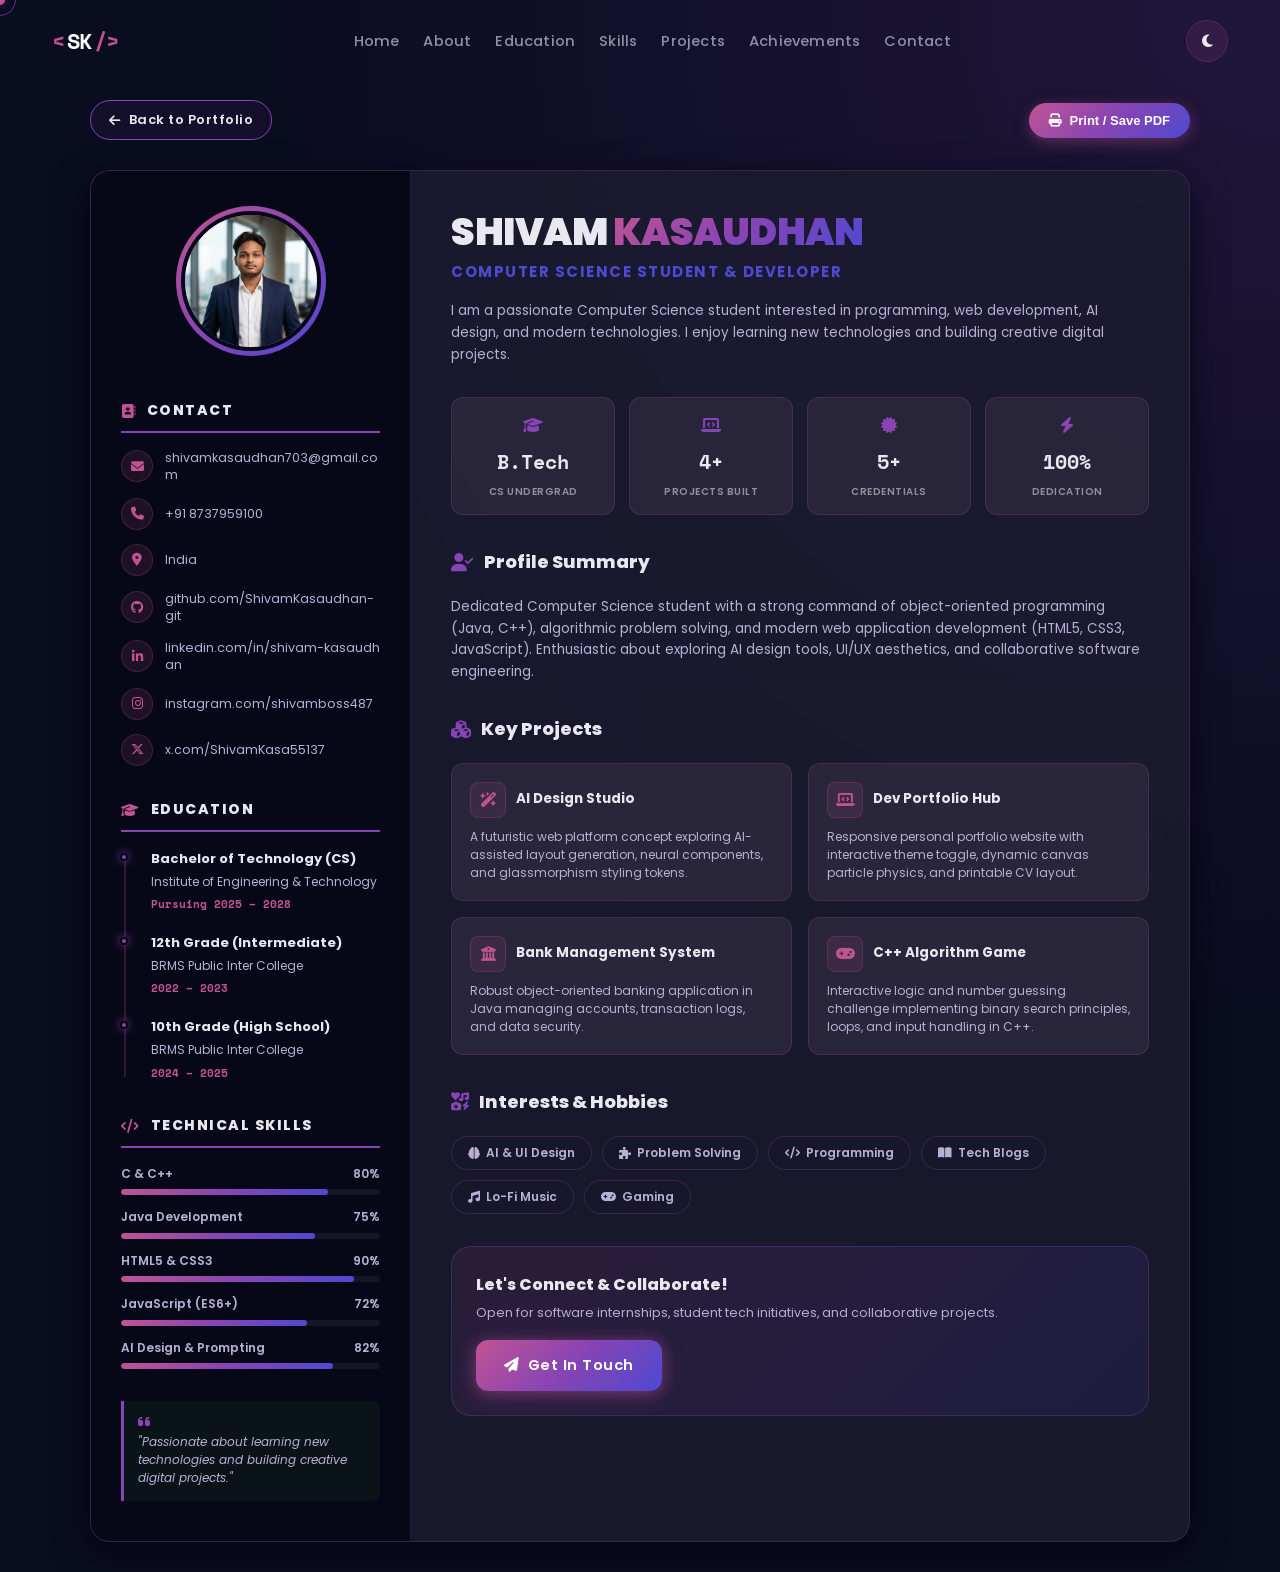
<file: cv.html>
<!DOCTYPE html>
<html lang="en" data-theme="dark">

<head>
  <meta charset="UTF-8" />
  <meta name="viewport" content="width=device-width, initial-scale=1.0" />
  <title>Shivam Kasaudhan — Resume / CV</title>
  <meta name="description"
    content="Official Resume and Curriculum Vitae of Shivam Kasaudhan, Computer Science / B.Tech student with passion for Web Development, Java, C++, and AI Design." />
  <link rel="stylesheet" href="index.css" />
  <link rel="stylesheet" href="https://cdnjs.cloudflare.com/ajax/libs/font-awesome/6.5.0/css/all.min.css" />
  <link
    href="https://fonts.googleapis.com/css2?family=Poppins:wght@300;400;500;600;700;800&family=Space+Mono:wght@400;700&display=swap"
    rel="stylesheet" />

  <style>
    :root {
      --bg-primary: #0A0C20;
      --bg-secondary: #18182D;
      --bg-dark: #010310;
      --card-bg: #3C3349;
      --bg-card: rgba(60, 51, 73, 0.45);
      --bg-card2: rgba(24, 24, 45, 0.85);
      --purple: #8844B4;
      --purple-dark: #453087;
      --blue: #4E49D1;
      --pink: #C05493;
      --text-primary: #EAE7F1;
      --text-secondary: #BAB0D5;
      --text-muted: #948F9B;
      --radius-lg: 20px;
      --radius-md: 12px;
      --radius-sm: 8px;
      --transition: 0.3s cubic-bezier(0.4, 0, 0.2, 1);
      --accent-purple: #8844B4;
      --accent-pink: #C05493;
      --accent-blue: #4E49D1;
      --gradient-main: linear-gradient(135deg, #C05493, #8844B4, #4E49D1);
      --gradient-bg: radial-gradient(circle at top right, rgba(136, 68, 180, 0.18), transparent 50%);
      --border: rgba(192, 84, 147, 0.22);
      --border-light: rgba(136, 68, 180, 0.45);
      --shadow-card: 0 10px 35px rgba(1, 3, 16, 0.7);
    }

    body {
      background: var(--bg-primary);
      background-image: var(--gradient-bg);
      color: var(--text-primary);
      min-height: 100vh;
      display: flex;
      flex-direction: column;
      padding-top: 80px;
    }

    .cv-container {
      max-width: 1100px;
      margin: 30px auto;
      width: 95%;
      background: rgba(24, 24, 45, 0.85);
      border: 1px solid var(--border);
      border-radius: var(--radius-lg);
      backdrop-filter: blur(20px);
      box-shadow: var(--shadow-card);
      overflow: hidden;
      display: grid;
      grid-template-columns: 320px 1fr;
      position: relative;
    }

    /* Print settings */
    @media print {
      body {
        background: white !important;
        color: black !important;
        padding-top: 0 !important;
      }

      .cv-container {
        margin: 0 !important;
        width: 100% !important;
        border: none !important;
        box-shadow: none !important;
        grid-template-columns: 280px 1fr !important;
      }

      .actions-bar,
      .navbar,
      .cursor,
      .cursor-follower,
      .scroll-progress-bar {
        display: none !important;
      }
    }

    /* Actions Bar */
    .actions-bar {
      max-width: 1100px;
      margin: 20px auto 0;
      width: 95%;
      display: flex;
      justify-content: space-between;
      align-items: center;
    }

    .actions-left {
      display: flex;
      align-items: center;
      gap: 10px;
    }

    .actions-right {
      display: flex;
      gap: 12px;
    }

    .btn-action {
      padding: 10px 20px;
      font-size: 13px;
      font-weight: 700;
      border-radius: 30px;
      display: inline-flex;
      align-items: center;
      gap: 8px;
      text-decoration: none;
      cursor: pointer;
      transition: var(--transition);
      border: none;
    }

    .btn-pdf {
      background: var(--gradient-main);
      color: #ffffff;
      font-weight: 800;
      box-shadow: 0 4px 15px rgba(192, 84, 147, 0.4);
    }

    .btn-pdf:hover {
      transform: translateY(-2px);
      box-shadow: 0 6px 20px rgba(136, 68, 180, 0.55);
    }

    /* LEFT SIDEBAR */
    .cv-sidebar {
      background: #070817;
      border-right: 1px solid var(--border);
      padding: 40px 30px;
      display: flex;
      flex-direction: column;
      gap: 32px;
    }

    .profile-section {
      text-align: center;
      display: flex;
      flex-direction: column;
      align-items: center;
      position: relative;
    }

    .avatar-container {
      position: relative;
      width: 140px;
      height: 140px;
      margin-bottom: 16px;
    }

    .avatar-ring {
      position: absolute;
      inset: -5px;
      border-radius: 50%;
      background: var(--gradient-main);
      padding: 3px;
      animation: rotateRing 10s linear infinite;
    }

    @keyframes rotateRing {
      100% {
        transform: rotate(360deg);
      }
    }

    .avatar-pic {
      width: 100%;
      height: 100%;
      border-radius: 50%;
      object-fit: cover;
      object-position: center 20%;
      border: 4px solid #070817;
      position: relative;
      z-index: 2;
    }

    .cv-section-title {
      font-size: 14px;
      font-weight: 800;
      text-transform: uppercase;
      letter-spacing: 1.5px;
      color: var(--text-primary);
      margin-bottom: 16px;
      padding-bottom: 8px;
      border-bottom: 2px solid var(--purple);
      display: flex;
      align-items: center;
      gap: 10px;
    }

    .cv-section-title i {
      color: var(--pink);
    }

    /* Contact Details */
    .contact-list {
      display: flex;
      flex-direction: column;
      gap: 14px;
      list-style: none;
    }

    .contact-item {
      display: flex;
      align-items: center;
      gap: 12px;
    }

    .contact-icon {
      width: 32px;
      height: 32px;
      border-radius: 50%;
      background: rgba(192, 84, 147, 0.12);
      border: 1px solid var(--border);
      display: flex;
      align-items: center;
      justify-content: center;
      color: var(--pink);
      font-size: 13px;
      flex-shrink: 0;
    }

    .contact-info {
      font-size: 12.5px;
      color: var(--text-secondary);
      line-height: 1.4;
      word-break: break-all;
    }

    .contact-info a {
      color: var(--text-secondary);
      text-decoration: none;
      transition: var(--transition);
    }

    .contact-info a:hover {
      color: var(--accent-pink);
    }

    /* Education Roadmap */
    .edu-timeline {
      display: flex;
      flex-direction: column;
      gap: 18px;
      position: relative;
      padding-left: 15px;
    }

    .edu-timeline::before {
      content: '';
      position: absolute;
      left: 3px;
      top: 5px;
      bottom: 5px;
      width: 2px;
      background: var(--border);
    }

    .edu-node {
      position: relative;
      padding-left: 15px;
    }

    .edu-node::before {
      content: '';
      position: absolute;
      left: -16px;
      top: 5px;
      width: 8px;
      height: 8px;
      border-radius: 50%;
      background: var(--accent-purple);
      border: 2px solid #070913;
      box-shadow: 0 0 10px var(--accent-purple);
      transition: var(--transition);
    }

    .edu-title {
      font-size: 13px;
      font-weight: 700;
      color: var(--text-primary);
    }

    .edu-inst {
      font-size: 12px;
      color: var(--text-secondary);
      margin-top: 2px;
    }

    .edu-year {
      font-size: 11px;
      font-weight: 600;
      color: var(--accent-pink);
      margin-top: 3px;
      font-family: var(--font-mono);
    }

    /* Skills Progress Bars */
    .skills-list {
      display: flex;
      flex-direction: column;
      gap: 12px;
    }

    .skill-bar-wrap {
      display: flex;
      flex-direction: column;
      gap: 5px;
    }

    .skill-info {
      display: flex;
      justify-content: space-between;
      font-size: 12px;
      font-weight: 600;
      color: var(--text-secondary);
    }

    .skill-track {
      height: 6px;
      background: #151525;
      border-radius: 3px;
      overflow: hidden;
    }

    .skill-fill {
      height: 100%;
      border-radius: 3px;
      background: var(--gradient-main);
      width: 0;
      transition: width 1.2s cubic-bezier(0.1, 0.8, 0.2, 1);
    }

    /* Sidebar Quote */
    .sidebar-quote {
      margin-top: auto;
      padding: 14px;
      background: rgba(50, 205, 50, 0.06);
      border-left: 3px solid var(--accent-purple);
      border-radius: 0 var(--radius-sm) var(--radius-sm) 0;
      font-size: 12px;
      line-height: 1.5;
      font-style: italic;
      color: var(--text-secondary);
    }

    .sidebar-quote i {
      color: var(--accent-purple);
      font-size: 14px;
      display: block;
      margin-bottom: 4px;
    }

    /* RIGHT COLUMN */
    .cv-main {
      padding: 40px;
      display: flex;
      flex-direction: column;
      gap: 32px;
      background: rgba(255, 255, 255, 0.015);
    }

    .header-info h1 {
      font-size: 38px;
      font-weight: 900;
      letter-spacing: -0.5px;
      line-height: 1.1;
      margin-bottom: 6px;
    }

    .header-info h1 span {
      background: var(--gradient-main);
      -webkit-background-clip: text;
      -webkit-text-fill-color: transparent;
      background-clip: text;
    }

    .header-info h2 {
      font-size: 15px;
      font-weight: 700;
      letter-spacing: 1.5px;
      text-transform: uppercase;
      color: var(--accent-blue);
      margin-bottom: 16px;
    }

    .header-info p {
      font-size: 13.5px;
      color: var(--text-secondary);
      line-height: 1.6;
      max-width: 680px;
    }

    /* Metrics Grid */
    .metrics-grid {
      display: grid;
      grid-template-columns: repeat(4, 1fr);
      gap: 14px;
    }

    .metric-card {
      background: var(--bg-card);
      border: 1px solid var(--border);
      border-radius: var(--radius-md);
      padding: 14px;
      text-align: center;
      transition: var(--transition);
    }

    .metric-card:hover {
      border-color: var(--border-light);
      transform: translateY(-3px);
      box-shadow: 0 10px 20px rgba(0, 0, 0, 0.2);
    }

    .metric-icon {
      font-size: 16px;
      color: var(--accent-purple);
      margin-bottom: 6px;
    }

    .metric-val {
      font-family: var(--font-mono);
      font-size: 20px;
      font-weight: 700;
      color: var(--text-primary);
    }

    .metric-lbl {
      font-size: 10px;
      color: var(--text-muted);
      text-transform: uppercase;
      letter-spacing: 0.5px;
      margin-top: 4px;
      font-weight: 600;
    }

    .main-section-title {
      font-size: 18px;
      font-weight: 800;
      color: var(--text-primary);
      margin-bottom: 18px;
      display: flex;
      align-items: center;
      gap: 10px;
    }

    .main-section-title i {
      color: var(--accent-purple);
    }

    /* Projects Grid */
    .projects-grid {
      display: grid;
      grid-template-columns: repeat(2, 1fr);
      gap: 16px;
    }

    .project-card {
      background: var(--bg-card);
      border: 1px solid var(--border);
      border-radius: var(--radius-md);
      padding: 18px;
      transition: var(--transition);
      display: flex;
      flex-direction: column;
      gap: 10px;
    }

    .project-card:hover {
      border-color: var(--pink);
      transform: translateY(-3px);
      box-shadow: 0 10px 24px rgba(136, 68, 180, 0.25);
    }

    .proj-top {
      display: flex;
      align-items: center;
      gap: 10px;
    }

    .proj-icon {
      width: 36px;
      height: 36px;
      background: rgba(192, 84, 147, 0.12);
      border: 1px solid var(--border);
      border-radius: 8px;
      display: flex;
      align-items: center;
      justify-content: center;
      color: var(--pink);
      font-size: 15px;
    }

    .proj-name {
      font-size: 13.5px;
      font-weight: 700;
      color: var(--text-primary);
    }

    .proj-desc {
      font-size: 12px;
      color: var(--text-secondary);
      line-height: 1.5;
    }

    /* Hobbies List */
    .hobbies-flex {
      display: flex;
      flex-wrap: wrap;
      gap: 10px;
    }

    .hobby-item {
      background: var(--bg-card2);
      border: 1px solid var(--border);
      border-radius: 30px;
      padding: 6px 16px;
      display: inline-flex;
      align-items: center;
      gap: 6px;
      font-size: 12px;
      font-weight: 600;
      color: var(--text-secondary);
    }

    /* Work Together Banner */
    .work-banner {
      background: linear-gradient(135deg, rgba(192, 84, 147, 0.1) 0%, rgba(136, 68, 180, 0.12) 50%, rgba(78, 73, 209, 0.1) 100%);
      border: 1px solid rgba(136, 68, 180, 0.3);
      border-radius: var(--radius-lg);
      padding: 24px;
      display: flex;
      justify-content: space-between;
      align-items: center;
      flex-wrap: wrap;
      gap: 16px;
    }

    .banner-text h3 {
      font-size: 16px;
      font-weight: 800;
      margin-bottom: 4px;
      color: var(--text-primary);
    }

    .banner-text p {
      font-size: 12.5px;
      color: var(--text-secondary);
    }

    /* Responsive Media Queries */
    @media (max-width: 991px) {
      .hamburger {
        display: flex;
      }

      .nav-links {
        position: fixed;
        top: 0;
        right: 0;
        width: min(300px, 80vw);
        height: 100vh;
        height: 100dvh;
        background: rgba(24, 24, 45, 0.97);
        backdrop-filter: blur(25px);
        -webkit-backdrop-filter: blur(25px);
        border-left: 1px solid var(--border);
        flex-direction: column;
        align-items: flex-start;
        padding: 90px 24px 40px;
        gap: 6px;
        transform: translateX(100%);
        transition: transform 0.35s cubic-bezier(0.4, 0, 0.2, 1);
        z-index: 999;
        box-shadow: -10px 0 35px rgba(1, 3, 16, 0.7);
        overflow-y: auto;
      }

      [data-theme="light"] .nav-links {
        background: rgba(255, 255, 255, 0.98);
        box-shadow: -10px 0 35px rgba(0, 0, 0, 0.15);
      }

      .nav-links.open {
        transform: translateX(0);
      }

      .nav-link {
        width: 100%;
        padding: 12px 14px;
        font-size: 1rem;
        border-radius: var(--radius-sm);
        border-bottom: 1px solid rgba(192, 84, 147, 0.1);
        color: var(--text-secondary);
      }

      .nav-link:hover {
        background: rgba(192, 84, 147, 0.12);
        color: var(--text-primary);
      }

      .cv-container {
        grid-template-columns: 1fr;
        margin: 20px auto;
      }

      .cv-sidebar {
        border-right: none;
        border-bottom: 1px solid var(--border);
        padding: 35px 24px;
      }

      .cv-main {
        padding: 35px 24px;
      }

      .metrics-grid {
        grid-template-columns: repeat(2, 1fr);
        gap: 12px;
      }

      .header-info h1 {
        font-size: clamp(28px, 6vw, 36px);
      }
    }

    @media (max-width: 600px) {
      body {
        padding-top: 70px;
      }

      .actions-bar {
        flex-direction: column;
        gap: 10px;
        align-items: stretch;
      }

      .actions-left .btn,
      .actions-right .btn-action {
        width: 100%;
        justify-content: center;
      }

      .cv-container {
        width: 96%;
        margin: 15px auto 30px;
        border-radius: var(--radius-md);
      }

      .cv-sidebar {
        padding: 24px 16px;
        gap: 24px;
      }

      .cv-main {
        padding: 24px 16px;
        gap: 24px;
      }

      .metrics-grid {
        grid-template-columns: repeat(2, 1fr);
        gap: 8px;
      }

      .metric-card {
        padding: 10px 8px;
      }

      .metric-val {
        font-size: 17px;
      }

      .projects-grid {
        grid-template-columns: 1fr;
      }

      .work-banner {
        flex-direction: column;
        text-align: center;
        gap: 14px;
        padding: 20px 16px;
      }

      .work-banner .btn {
        width: 100%;
        justify-content: center;
      }
    }

    @media (max-width: 400px) {
      .cv-container {
        width: 98%;
        margin: 10px auto 20px;
      }

      .avatar-container {
        width: 110px;
        height: 110px;
      }

      .header-info h1 {
        font-size: 24px;
      }

      .header-info h2 {
        font-size: 13px;
      }

      .metric-val {
        font-size: 15px;
      }

      .metric-lbl {
        font-size: 9px;
      }
    }

    @media (hover: none) and (pointer: coarse),
    (max-width: 991px) {

      .cursor,
      .cursor-follower {
        display: none !important;
      }

      body {
        cursor: auto !important;
      }

      a,
      button,
      .btn-action {
        cursor: pointer !important;
      }
    }
  </style>
</head>

<body>

  <!-- ========== CURSOR ========== -->
  <div class="cursor" id="cursor"></div>
  <div class="cursor-follower" id="cursorFollower"></div>

  <!-- ========== NAVIGATION ========== -->
  <nav class="navbar" id="navbar">
    <div class="nav-container">
      <a href="index.html" class="nav-logo">
        <span class="logo-bracket">&lt;</span><span class="logo-text">SK</span><span class="logo-bracket"> /&gt;</span>
      </a>

      <ul class="nav-links" id="navLinks">
        <li><a href="index.html#home" class="nav-link">Home</a></li>
        <li><a href="index.html#about" class="nav-link">About</a></li>
        <li><a href="index.html#education" class="nav-link">Education</a></li>
        <li><a href="index.html#skills" class="nav-link">Skills</a></li>
        <li><a href="index.html#projects" class="nav-link">Projects</a></li>
        <li><a href="index.html#achievements" class="nav-link">Achievements</a></li>
        <li><a href="index.html#contact" class="nav-link">Contact</a></li>
      </ul>

      <div class="nav-actions">
        <button class="theme-toggle" id="themeToggle" aria-label="Toggle theme">
          <span class="theme-icon-wrap">
            <i class="fa-solid fa-sun sun-icon"></i>
            <i class="fa-solid fa-moon moon-icon"></i>
          </span>
        </button>

        <button class="hamburger" id="hamburger" aria-label="Toggle menu">
          <span></span>
          <span></span>
          <span></span>
        </button>
      </div>
    </div>
  </nav>

  <!-- ACTIONS BAR -->
  <div class="actions-bar">
    <div class="actions-left">
      <a href="index.html" class="btn btn-outline" style="padding: 8px 18px; font-size: 13px; border-radius: 30px;">
        <i class="fa-solid fa-arrow-left"></i> Back to Portfolio
      </a>
    </div>
    <div class="actions-right">
      <button onclick="window.print()" class="btn-action btn-pdf">
        <i class="fa-solid fa-print"></i> Print / Save PDF
      </button>
    </div>
  </div>

  <!-- CV CARD CONTAINER -->
  <div class="cv-container">

    <!-- LEFT SIDEBAR -->
    <div class="cv-sidebar">
      <div class="profile-section">
        <div class="avatar-container">
          <div class="avatar-ring"></div>
          <img src="profile.jpg" alt="Shivam Kasaudhan" class="avatar-pic"
            onerror="this.src='https://via.placeholder.com/150/18182D/C05493?text=SK'" />
        </div>
      </div>

      <!-- CONTACT -->
      <div>
        <h3 class="cv-section-title"><i class="fa-solid fa-address-book"></i> Contact</h3>
        <ul class="contact-list">
          <li class="contact-item">
            <div class="contact-icon"><i class="fa-solid fa-envelope"></i></div>
            <div class="contact-info">
              <a href="mailto:shivamkasaudhan703@gmail.com">shivamkasaudhan703@gmail.com</a>
            </div>
          </li>
          <li class="contact-item">
            <div class="contact-icon"><i class="fa-solid fa-phone"></i></div>
            <div class="contact-info">
              <a href="tel:+919876543210">+91 8737959100</a>
            </div>
          </li>
          <li class="contact-item">
            <div class="contact-icon"><i class="fa-solid fa-location-dot"></i></div>
            <div class="contact-info">
              India
            </div>
          </li>
          <li class="contact-item">
            <div class="contact-icon"><i class="fa-brands fa-github"></i></div>
            <div class="contact-info">
              <a href="https://github.com/ShivamKasaudhan-git" target="_blank">github.com/ShivamKasaudhan-git</a>
            </div>
          </li>
          <li class="contact-item">
            <div class="contact-icon"><i class="fa-brands fa-linkedin-in"></i></div>
            <div class="contact-info">
              <a href="https://www.linkedin.com/in/shivam-kasaudhan-046560368/"
                target="_blank">linkedin.com/in/shivam-kasaudhan</a>
            </div>
          </li>
          <li class="contact-item">
            <div class="contact-icon"><i class="fa-brands fa-instagram"></i></div>
            <div class="contact-info">
              <a href="https://www.instagram.com/shivamboss487/" target="_blank">instagram.com/shivamboss487</a>
            </div>
          </li>
          <li class="contact-item">
            <div class="contact-icon"><i class="fa-brands fa-x-twitter"></i></div>
            <div class="contact-info">
              <a href="https://x.com/ShivamKasa55137" target="_blank">x.com/ShivamKasa55137</a>
            </div>
          </li>
        </ul>
      </div>

      <!-- EDUCATION -->
      <div>
        <h3 class="cv-section-title"><i class="fa-solid fa-graduation-cap"></i> Education</h3>
        <div class="edu-timeline">
          <div class="edu-node">
            <div class="edu-title">Bachelor of Technology (CS)</div>
            <div class="edu-inst">Institute of Engineering &amp; Technology</div>
            <div class="edu-year"> Pursuing 2025 – 2028</div>
          </div>
          <div class="edu-node">
            <div class="edu-title">12th Grade (Intermediate)</div>
            <div class="edu-inst">BRMS Public Inter College</div>
            <div class="edu-year">2022 – 2023</div>
          </div>
          <div class="edu-node">
            <div class="edu-title">10th Grade (High School)</div>
            <div class="edu-inst">BRMS Public Inter College</div>
            <div class="edu-year">2024 – 2025</div>
          </div>
        </div>
      </div>

      <!-- SKILLS -->
      <div>
        <h3 class="cv-section-title"><i class="fa-solid fa-code"></i> Technical Skills</h3>
        <div class="skills-list">
          <div class="skill-bar-wrap">
            <div class="skill-info"><span>C &amp; C++</span><span>80%</span></div>
            <div class="skill-track">
              <div class="skill-fill" data-pct="80"></div>
            </div>
          </div>
          <div class="skill-bar-wrap">
            <div class="skill-info"><span>Java Development</span><span>75%</span></div>
            <div class="skill-track">
              <div class="skill-fill" data-pct="75"></div>
            </div>
          </div>
          <div class="skill-bar-wrap">
            <div class="skill-info"><span>HTML5 &amp; CSS3</span><span>90%</span></div>
            <div class="skill-track">
              <div class="skill-fill" data-pct="90"></div>
            </div>
          </div>
          <div class="skill-bar-wrap">
            <div class="skill-info"><span>JavaScript (ES6+)</span><span>72%</span></div>
            <div class="skill-track">
              <div class="skill-fill" data-pct="72"></div>
            </div>
          </div>
          <div class="skill-bar-wrap">
            <div class="skill-info"><span>AI Design &amp; Prompting</span><span>82%</span></div>
            <div class="skill-track">
              <div class="skill-fill" data-pct="82"></div>
            </div>
          </div>
        </div>
      </div>

      <!-- QUOTE -->
      <div class="sidebar-quote">
        <i class="fa-solid fa-quote-left"></i>
        "Passionate about learning new technologies and building creative digital projects."
      </div>
    </div>

    <!-- RIGHT CONTENT AREA -->
    <div class="cv-main">

      <!-- HEADER INFO -->
      <div class="header-info">
        <h1>SHIVAM <span>KASAUDHAN</span></h1>
        <h2>Computer Science Student &amp; Developer</h2>
        <p>I am a passionate Computer Science student interested in programming, web development, AI design, and modern
          technologies. I enjoy learning new technologies and building creative digital projects.</p>
      </div>

      <!-- METRICS GRID -->
      <div class="metrics-grid">
        <div class="metric-card">
          <div class="metric-icon"><i class="fa-solid fa-graduation-cap"></i></div>
          <div class="metric-val">B.Tech</div>
          <div class="metric-lbl">CS Undergrad</div>
        </div>
        <div class="metric-card">
          <div class="metric-icon"><i class="fa-solid fa-laptop-code"></i></div>
          <div class="metric-val">4+</div>
          <div class="metric-lbl">Projects Built</div>
        </div>
        <div class="metric-card">
          <div class="metric-icon"><i class="fa-solid fa-certificate"></i></div>
          <div class="metric-val">5+</div>
          <div class="metric-lbl">Credentials</div>
        </div>
        <div class="metric-card">
          <div class="metric-icon"><i class="fa-solid fa-bolt"></i></div>
          <div class="metric-val">100%</div>
          <div class="metric-lbl">Dedication</div>
        </div>
      </div>

      <!-- ABOUT ME -->
      <div>
        <h3 class="main-section-title"><i class="fa-solid fa-user-check"></i> Profile Summary</h3>
        <p style="font-size: 13.5px; line-height: 1.6; color: var(--text-secondary);">
          Dedicated Computer Science student with a strong command of object-oriented programming (Java, C++),
          algorithmic problem solving, and modern web application development (HTML5, CSS3, JavaScript). Enthusiastic
          about exploring AI design tools, UI/UX aesthetics, and collaborative software engineering.
        </p>
      </div>

      <!-- PROJECTS -->
      <div>
        <h3 class="main-section-title"><i class="fa-solid fa-cubes"></i> Key Projects</h3>
        <div class="projects-grid">

          <div class="project-card">
            <div class="proj-top">
              <div class="proj-icon"><i class="fa-solid fa-wand-magic-sparkles"></i></div>
              <div class="proj-name">AI Design Studio</div>
            </div>
            <div class="proj-desc">A futuristic web platform concept exploring AI-assisted layout generation, neural
              components, and glassmorphism styling tokens.</div>
          </div>

          <div class="project-card">
            <div class="proj-top">
              <div class="proj-icon"><i class="fa-solid fa-laptop-code"></i></div>
              <div class="proj-name">Dev Portfolio Hub</div>
            </div>
            <div class="proj-desc">Responsive personal portfolio website with interactive theme toggle, dynamic canvas
              particle physics, and printable CV layout.</div>
          </div>

          <div class="project-card">
            <div class="proj-top">
              <div class="proj-icon"><i class="fa-solid fa-building-columns"></i></div>
              <div class="proj-name">Bank Management System</div>
            </div>
            <div class="proj-desc">Robust object-oriented banking application in Java managing accounts, transaction
              logs, and data security.</div>
          </div>

          <div class="project-card">
            <div class="proj-top">
              <div class="proj-icon"><i class="fa-solid fa-gamepad"></i></div>
              <div class="proj-name">C++ Algorithm Game</div>
            </div>
            <div class="proj-desc">Interactive logic and number guessing challenge implementing binary search
              principles, loops, and input handling in C++.</div>
          </div>

        </div>
      </div>

      <!-- HOBBIES -->
      <div>
        <h3 class="main-section-title"><i class="fa-solid fa-icons"></i> Interests &amp; Hobbies</h3>
        <div class="hobbies-flex">
          <div class="hobby-item"><i class="fa-solid fa-brain"></i> AI &amp; UI Design</div>
          <div class="hobby-item"><i class="fa-solid fa-puzzle-piece"></i> Problem Solving</div>
          <div class="hobby-item"><i class="fa-solid fa-code"></i> Programming</div>
          <div class="hobby-item"><i class="fa-solid fa-book-open"></i> Tech Blogs</div>
          <div class="hobby-item"><i class="fa-solid fa-music"></i> Lo-Fi Music</div>
          <div class="hobby-item"><i class="fa-solid fa-gamepad"></i> Gaming</div>
        </div>
      </div>

      <!-- WORK TOGETHER BANNER -->
      <div class="work-banner">
        <div class="banner-text">
          <h3>Let's Connect &amp; Collaborate!</h3>
          <p>Open for software internships, student tech initiatives, and collaborative projects.</p>
        </div>
        <a href="mailto:shivamkasaudhan703@gmail.com" class="btn btn-primary">
          <i class="fa-solid fa-paper-plane"></i> Get In Touch
        </a>
      </div>

    </div>
  </div>

  <script>
    document.addEventListener('DOMContentLoaded', () => {
      // Trigger skill bars animation
      setTimeout(() => {
        document.querySelectorAll('.skill-fill').forEach(fill => {
          const pct = fill.getAttribute('data-pct');
          fill.style.width = pct + '%';
        });
      }, 300);

      // Theme toggle
      const themeToggle = document.getElementById('themeToggle');
      const htmlElement = document.documentElement;
      const savedTheme = localStorage.getItem('portfolio_theme') || 'dark';
      htmlElement.setAttribute('data-theme', savedTheme);

      if (themeToggle) {
        themeToggle.addEventListener('click', () => {
          const currentTheme = htmlElement.getAttribute('data-theme');
          const newTheme = currentTheme === 'dark' ? 'light' : 'dark';
          htmlElement.setAttribute('data-theme', newTheme);
          localStorage.setItem('portfolio_theme', newTheme);
        });
      }

      // Hamburger Menu
      const hamburger = document.getElementById('hamburger');
      const navLinks = document.getElementById('navLinks');
      if (hamburger && navLinks) {
        hamburger.addEventListener('click', () => {
          navLinks.classList.toggle('open');
          hamburger.classList.toggle('open');
        });
      }
    });
  </script>
</body>

</html>
</file>
<file: index.css>
/* =============================================
   SHIVAM KASAUDHAN PORTFOLIO — STYLESHEET
   Cyber Gradient Theme | Poppins + Space Mono
   ============================================= */

/* ---- Theme System ---- */
:root,
[data-theme="dark"] {
  --bg-primary: #0A0C20;
  --bg-secondary: #18182D;
  --bg-dark: #010310;

  --card-bg: #3C3349;
  --bg-card: rgba(60, 51, 73, 0.45);
  --bg-card-hover: rgba(60, 51, 73, 0.75);

  --purple: #8844B4;
  --purple-dark: #453087;
  --blue: #4E49D1;
  --pink: #C05493;

  --text-primary: #EAE7F1;
  --text-secondary: #BAB0D5;
  --text-muted: #948F9B;

  --accent: #C05493;
  --accent-glow: rgba(192, 84, 147, 0.4);
  --accent-2: #8844B4;
  --accent-3: #4E49D1;
  --purple-glow: rgba(136, 68, 180, 0.35);
  --blue-glow: rgba(78, 73, 209, 0.35);

  --border: rgba(192, 84, 147, 0.22);
  --border-hover: rgba(136, 68, 180, 0.65);

  --gradient: linear-gradient(
    135deg,
    #C05493,
    #8844B4,
    #4E49D1
  );
  --gradient-card: linear-gradient(
    145deg,
    rgba(60, 51, 73, 0.6),
    rgba(24, 24, 45, 0.85)
  );

  --font-main: 'Poppins', sans-serif;
  --font-mono: 'Space Mono', monospace;
  --radius: 12px;
  --radius-lg: 20px;
  --shadow: 0 8px 32px rgba(1, 3, 16, 0.6);
  --transition: 0.3s cubic-bezier(0.4, 0, 0.2, 1);
  --section-padding: 100px 0;
}

[data-theme="light"] {
  --bg-primary: #f8fafc;
  --bg-secondary: #f1f5f9;
  --bg-dark: #e2e8f0;
  --card-bg: #ffffff;
  --bg-card: #ffffff;
  --bg-card-hover: #ffffff;
  --purple: #8844B4;
  --purple-dark: #453087;
  --blue: #4E49D1;
  --pink: #C05493;
  --accent: #8844B4;
  --accent-glow: rgba(136, 68, 180, 0.25);
  --accent-2: #4E49D1;
  --accent-3: #C05493;
  --text-primary: #0f172a;
  --text-secondary: #475569;
  --text-muted: #64748b;
  --border: rgba(136, 68, 180, 0.2);
  --border-hover: rgba(136, 68, 180, 0.5);
  --gradient: linear-gradient(135deg, #C05493, #8844B4, #4E49D1);
  --shadow: 0 4px 20px rgba(0,0,0,0.08);
}

html.theme-transitioning,
html.theme-transitioning *,
html.theme-transitioning *::before,
html.theme-transitioning *::after {
  transition: background-color 0.4s ease, color 0.4s ease, border-color 0.4s ease, box-shadow 0.4s ease !important;
}

/* ---- Reset & Base ---- */
*, *::before, *::after {
  margin: 0;
  padding: 0;
  box-sizing: border-box;
}

html {
  scroll-behavior: smooth;
  font-size: 16px;
}

body {
  font-family: var(--font-main);
  background: var(--bg-primary);
  color: var(--text-primary);
  line-height: 1.7;
  overflow-x: hidden;
  cursor: none; /* Custom cursor */
}

a { text-decoration: none; color: inherit; }
img { max-width: 100%; display: block; }
ul { list-style: none; }
button { cursor: none; border: none; background: none; }

/* ---- Custom Scrollbar ---- */
::-webkit-scrollbar { width: 6px; }
::-webkit-scrollbar-track { background: var(--bg-primary); }
::-webkit-scrollbar-thumb {
  background: var(--gradient);
  border-radius: 3px;
}

/* =============================================
   CUSTOM CURSOR
   ============================================= */
.cursor {
  width: 10px;
  height: 10px;
  background: var(--pink);
  border-radius: 50%;
  position: fixed;
  top: 0; left: 0;
  pointer-events: none;
  z-index: 9999;
  transform: translate(-50%, -50%);
  transition: width 0.2s, height 0.2s, background 0.2s;
  box-shadow: 0 0 10px var(--accent-glow);
}

.cursor-follower {
  width: 32px;
  height: 32px;
  border: 1.5px solid var(--purple);
  border-radius: 50%;
  position: fixed;
  top: 0; left: 0;
  pointer-events: none;
  z-index: 9998;
  transform: translate(-50%, -50%);
  transition: transform 0.1s, opacity 0.3s;
  opacity: 0.7;
}

/* =============================================
   LAYOUT UTILITIES
   ============================================= */
.container {
  max-width: 1200px;
  margin: 0 auto;
  padding: 0 24px;
}

.section {
  padding: var(--section-padding);
  position: relative;
}

/* Alternating section backgrounds */
.about-section,
.skills-section,
.hobbies-section { background: var(--bg-secondary); }

/* =============================================
   SECTION HEADERS
   ============================================= */
.section-header {
  text-align: center;
  margin-bottom: 60px;
}

.section-tag {
  font-family: var(--font-mono);
  color: var(--pink);
  font-size: 0.85rem;
  letter-spacing: 2px;
  display: block;
  margin-bottom: 10px;
  text-transform: uppercase;
}

.section-title {
  font-size: clamp(2rem, 4vw, 3rem);
  font-weight: 700;
  line-height: 1.2;
}

.highlight {
  background: var(--gradient);
  -webkit-background-clip: text;
  -webkit-text-fill-color: transparent;
  background-clip: text;
  position: relative;
  display: inline-block;
}

.highlight::after {
  content: '';
  position: absolute;
  bottom: -4px;
  left: 0;
  width: 100%;
  height: 3px;
  background: var(--gradient);
  border-radius: 2px;
}

/* =============================================
   BUTTONS
   ============================================= */
.btn {
  display: inline-flex;
  align-items: center;
  gap: 8px;
  padding: 13px 28px;
  border-radius: var(--radius);
  font-family: var(--font-main);
  font-size: 0.92rem;
  font-weight: 600;
  letter-spacing: 0.5px;
  transition: var(--transition);
  position: relative;
  overflow: hidden;
}

.btn::before {
  content: '';
  position: absolute;
  inset: 0;
  background: rgba(255,255,255,0.12);
  opacity: 0;
  transition: opacity 0.3s;
}

.btn:hover::before { opacity: 1; }

.btn-primary {
  background: var(--gradient);
  color: #ffffff;
  box-shadow: 0 4px 20px rgba(192, 84, 147, 0.4), 0 0 15px rgba(136, 68, 180, 0.3);
  border: none;
}

.btn-primary:hover {
  transform: translateY(-2px);
  box-shadow: 0 6px 28px rgba(192, 84, 147, 0.6), 0 0 25px rgba(78, 73, 209, 0.45);
}

.btn-outline {
  border: 1.5px solid var(--purple);
  color: var(--text-primary);
  background: rgba(136, 68, 180, 0.08);
}

.btn-outline:hover {
  background: var(--gradient);
  color: #ffffff;
  border-color: transparent;
  transform: translateY(-2px);
  box-shadow: 0 4px 20px rgba(136, 68, 180, 0.4);
}

.btn-full { width: 100%; justify-content: center; }

/* =============================================
   NAVIGATION
   ============================================= */
.navbar {
  position: fixed;
  top: 0; left: 0; right: 0;
  z-index: 1000;
  padding: 20px 0;
  transition: var(--transition);
}

/* Scrolled state — added via JS */
.navbar.scrolled {
  background: rgba(10, 12, 32, 0.92);
  backdrop-filter: blur(20px);
  -webkit-backdrop-filter: blur(20px);
  border-bottom: 1px solid var(--border);
  padding: 14px 0;
  box-shadow: 0 10px 30px rgba(1, 3, 16, 0.5);
}

.nav-container {
  max-width: 1240px;
  margin: 0 auto;
  padding: 0 32px;
  display: flex;
  align-items: center;
  justify-content: space-between;
}

/* Brand container */
.nav-brand {
  display: flex;
  align-items: center;
  gap: 16px;
}

/* Status Pulse Radar Dot */
.nav-status-pulse {
  width: 24px;
  height: 24px;
  border-radius: 50%;
  border: 1.5px solid var(--pink);
  display: flex;
  align-items: center;
  justify-content: center;
  position: relative;
  box-shadow: 0 0 12px rgba(192, 84, 147, 0.35);
  flex-shrink: 0;
}

.pulse-dot {
  width: 8px;
  height: 8px;
  border-radius: 50%;
  background: var(--pink);
  box-shadow: 0 0 8px var(--pink);
}

.pulse-ring {
  position: absolute;
  inset: -4px;
  border-radius: 50%;
  border: 1.5px solid var(--purple);
  opacity: 0.6;
  animation: statusPulse 2.2s cubic-bezier(0.215, 0.61, 0.355, 1) infinite;
}

@keyframes statusPulse {
  0% { transform: scale(0.7); opacity: 0.8; }
  100% { transform: scale(1.4); opacity: 0; }
}

/* Logo */
.nav-logo {
  font-family: var(--font-mono), monospace;
  font-weight: 700;
  font-size: 1.35rem;
  color: var(--text-primary);
  display: inline-flex;
  align-items: center;
  letter-spacing: -0.5px;
  transition: var(--transition);
}

.nav-logo:hover {
  transform: scale(1.04);
}

.logo-bracket {
  color: var(--accent);
  font-weight: 700;
}

.logo-text {
  color: #ffffff;
  font-weight: 800;
  margin: 0 2px;
}

/* Nav Links */
.nav-links {
  display: flex;
  align-items: center;
  gap: 24px;
}

.nav-link {
  font-size: 0.92rem;
  font-weight: 500;
  color: #8f8fa8;
  padding: 6px 0;
  transition: color 0.25s ease, font-weight 0.25s ease;
  position: relative;
  letter-spacing: 0.2px;
}

.nav-link::after {
  content: '';
  position: absolute;
  bottom: -4px; 
  left: 0;
  width: 0; 
  height: 2.5px;
  background: var(--accent);
  transition: width 0.3s cubic-bezier(0.16, 1, 0.3, 1);
  border-radius: 2px;
  box-shadow: 0 0 8px var(--accent-glow);
}

.nav-link:hover {
  color: #ffffff;
}

.nav-link.active {
  color: #ffffff;
  font-weight: 700;
}

.nav-link:hover::after,
.nav-link.active::after { 
  width: 100%; 
}

/* Nav Actions Container */
.nav-actions {
  display: flex;
  align-items: center;
  gap: 12px;
}

/* Hamburger */
.hamburger {
  display: none;
  flex-direction: column;
  gap: 5px;
  padding: 6px;
  z-index: 1001;
}

.hamburger span {
  display: block;
  width: 24px;
  height: 2px;
  background: var(--text-primary);
  border-radius: 2px;
  transition: var(--transition);
}

.hamburger.open span:nth-child(1) {
  transform: translateY(7px) rotate(45deg);
}
.hamburger.open span:nth-child(2) { opacity: 0; }
.hamburger.open span:nth-child(3) {
  transform: translateY(-7px) rotate(-45deg);
}

/* =============================================
   HERO SECTION
   ============================================= */
.hero {
  min-height: 100vh;
  display: flex;
  align-items: center;
  position: relative;
  overflow: hidden;
  padding-top: 80px;
}

/* Animated grid background */
.hero-grid {
  position: absolute;
  inset: 0;
  background-image:
    linear-gradient(var(--border) 1px, transparent 1px),
    linear-gradient(90deg, var(--border) 1px, transparent 1px);
  background-size: 60px 60px;
  mask-image: radial-gradient(ellipse 80% 70% at 50% 50%, black 40%, transparent 100%);
  -webkit-mask-image: radial-gradient(ellipse 80% 70% at 50% 50%, black 40%, transparent 100%);
}

/* Glow orb */
.hero::before {
  content: '';
  position: absolute;
  top: 20%; left: 60%;
  width: 500px; height: 500px;
  background: radial-gradient(circle, rgba(136, 68, 180, 0.22) 0%, transparent 70%);
  pointer-events: none;
}

.hero-orb-1 {
  position: absolute;
  top: 15%;
  left: 10%;
  width: 450px;
  height: 450px;
  background: radial-gradient(circle, rgba(192, 84, 147, 0.22) 0%, transparent 70%);
  filter: blur(50px);
  pointer-events: none;
}

.hero-orb-2 {
  position: absolute;
  bottom: 10%;
  right: 15%;
  width: 500px;
  height: 500px;
  background: radial-gradient(circle, rgba(78, 73, 209, 0.25) 0%, transparent 70%);
  filter: blur(60px);
  pointer-events: none;
}

.hero-container {
  max-width: 1200px;
  margin: 0 auto;
  padding: 0 24px;
  width: 100%;
  display: grid;
  grid-template-columns: 1fr 1fr;
  gap: 60px;
  align-items: center;
  position: relative;
  z-index: 1;
}

/* Hero Tag */
.hero-tag {
  display: inline-flex;
  align-items: center;
  gap: 8px;
  background: rgba(192, 84, 147, 0.12);
  border: 1px solid var(--border);
  border-radius: 50px;
  padding: 6px 16px;
  font-size: 0.82rem;
  color: var(--pink);
  font-family: var(--font-mono);
  margin-bottom: 20px;
  animation: fadeInDown 0.6s ease both;
}

.dot {
  width: 8px; height: 8px;
  background: var(--pink);
  border-radius: 50%;
  animation: pulse 2s infinite;
}

@keyframes pulse {
  0%, 100% { box-shadow: 0 0 0 0 rgba(192, 84, 147, 0.5); }
  50% { box-shadow: 0 0 0 6px rgba(192, 84, 147, 0); }
}

/* Hero Title */
.hero-title {
  font-size: clamp(2.5rem, 5vw, 4rem);
  font-weight: 700;
  line-height: 1.15;
  margin-bottom: 20px;
  color: var(--text-primary);
  animation: fadeInUp 0.7s 0.1s ease both;
}

.hero-role {
  background: var(--gradient);
  -webkit-background-clip: text;
  -webkit-text-fill-color: transparent;
  background-clip: text;
  font-family: var(--font-mono);
  font-size: clamp(1.3rem, 2.5vw, 1.8rem);
  font-weight: 700;
  display: block;
  min-height: 2.4rem;
  margin-top: 10px;
}

.hero-description {
  color: var(--text-secondary);
  font-size: 1.05rem;
  max-width: 500px;
  margin-bottom: 32px;
  animation: fadeInUp 0.7s 0.2s ease both;
}

.hero-buttons {
  display: flex;
  gap: 14px;
  flex-wrap: wrap;
  animation: fadeInUp 0.7s 0.3s ease both;
}

/* Social Links */
.social-links {
  display: flex;
  gap: 12px;
  margin-top: 32px;
  animation: fadeInUp 0.7s 0.4s ease both;
}

.social-icon {
  width: 42px; height: 42px;
  border: 1.5px solid var(--border);
  border-radius: 10px;
  display: flex;
  align-items: center;
  justify-content: center;
  color: var(--text-secondary);
  font-size: 1rem;
  background: rgba(60, 51, 73, 0.3);
  transition: var(--transition);
}

.social-icon:hover {
  background: var(--gradient);
  border-color: transparent;
  color: #fff;
  transform: translateY(-3px);
  box-shadow: 0 8px 20px rgba(136, 68, 180, 0.4);
}

/* Hero Image */
.hero-image-wrapper {
  display: flex;
  justify-content: center;
  animation: fadeInRight 0.8s 0.2s ease both;
}

.hero-image-frame {
  position: relative;
  width: 320px;
  height: 320px;
}

/* Animated rings */
.ring {
  position: absolute;
  border-radius: 50%;
}

.ring-1 {
  inset: -20px;
  border: 1.5px solid var(--pink);
  opacity: 0.35;
  animation: rotate 10s linear infinite;
}

.ring-2 {
  inset: -40px;
  border: 1.5px dashed var(--blue);
  opacity: 0.3;
  animation: rotate 18s linear infinite reverse;
}

@keyframes rotate {
  to { transform: rotate(360deg); }
}

/* Avatar */
.profile-avatar {
  width: 100%;
  height: 100%;
  border-radius: 50%;
  background: linear-gradient(135deg, var(--card-bg), var(--bg-secondary));
  border: 3px solid var(--purple);
  display: flex;
  align-items: center;
  justify-content: center;
  font-size: 4rem;
  font-weight: 700;
  color: var(--pink);
  font-family: var(--font-mono);
  box-shadow: 0 0 50px rgba(136, 68, 180, 0.4), inset 0 0 30px rgba(192, 84, 147, 0.15);
  position: relative;
  z-index: 2;
  overflow: hidden;
}

.profile-avatar img {
  width: 100%;
  height: 100%;
  object-fit: cover;
  object-position: center 20%;
}

/* Floating Badges */
.badge {
  position: absolute;
  background: rgba(24, 24, 45, 0.85);
  border: 1px solid var(--border);
  border-radius: 50px;
  padding: 8px 16px;
  display: flex;
  align-items: center;
  gap: 6px;
  font-size: 0.78rem;
  font-weight: 600;
  color: var(--text-primary);
  white-space: nowrap;
  z-index: 3;
  backdrop-filter: blur(10px);
  box-shadow: 0 4px 20px rgba(1, 3, 16, 0.4);
  animation: float 4s ease-in-out infinite;
}

.badge i {
  color: var(--accent);
}

.badge-1 { bottom: 20px; left: -30px; animation-delay: 0s; }
.badge-2 { top: 30px; right: -20px; animation-delay: 2s; }

@keyframes float {
  0%, 100% { transform: translateY(0); }
  50% { transform: translateY(-10px); }
}

/* Scroll Indicator */
.scroll-indicator {
  position: absolute;
  bottom: 32px;
  left: 50%;
  transform: translateX(-50%);
  display: flex;
  flex-direction: column;
  align-items: center;
  gap: 8px;
  font-size: 0.75rem;
  color: var(--text-muted);
  font-family: var(--font-mono);
  letter-spacing: 1px;
  animation: fadeIn 1s 1s ease both;
}

.scroll-line {
  width: 1px;
  height: 50px;
  background: linear-gradient(to bottom, var(--accent), transparent);
  animation: scrollLine 2s ease-in-out infinite;
}

@keyframes scrollLine {
  0% { height: 0; opacity: 1; }
  100% { height: 50px; opacity: 0; }
}

/* Entrance Animations */
@keyframes fadeInDown {
  from { opacity: 0; transform: translateY(-20px); }
  to { opacity: 1; transform: translateY(0); }
}

@keyframes fadeInUp {
  from { opacity: 0; transform: translateY(30px); }
  to { opacity: 1; transform: translateY(0); }
}

@keyframes fadeInRight {
  from { opacity: 0; transform: translateX(40px); }
  to { opacity: 1; transform: translateX(0); }
}

@keyframes fadeIn {
  from { opacity: 0; }
  to { opacity: 1; }
}

/* =============================================
   PROJECT FILTERS & LENS CURSOR
   ============================================= */
.project-filters {
  display: flex;
  align-items: center;
  justify-content: center;
  gap: 12px;
  margin-bottom: 40px;
  flex-wrap: wrap;
}

.filter-btn {
  padding: 8px 20px;
  border-radius: 30px;
  background: rgba(60, 51, 73, 0.4);
  border: 1px solid var(--border);
  color: var(--text-secondary);
  font-family: var(--font-main);
  font-size: 0.88rem;
  font-weight: 500;
  cursor: none;
  transition: all 0.3s cubic-bezier(0.16, 1, 0.3, 1);
}

.filter-btn:hover {
  color: var(--text-primary);
  border-color: var(--purple);
  transform: translateY(-2px);
}

.filter-btn.active {
  background: var(--gradient);
  color: #ffffff;
  border-color: transparent;
  box-shadow: 0 4px 20px rgba(136, 68, 180, 0.45);
  font-weight: 600;
}

/* Custom Cursor Lens & Text State */
.cursor-follower {
  display: flex;
  align-items: center;
  justify-content: center;
}

.cursor-text {
  font-size: 0.65rem;
  font-weight: 800;
  letter-spacing: 1px;
  color: var(--pink);
  opacity: 0;
  transform: scale(0.5);
  transition: opacity 0.25s ease, transform 0.25s ease;
  pointer-events: none;
}

.cursor-follower.cursor-view-lens {
  width: 64px !important;
  height: 64px !important;
  background: rgba(192, 84, 147, 0.15) !important;
  border-color: var(--pink) !important;
  box-shadow: 0 0 25px rgba(136, 68, 180, 0.4) !important;
  backdrop-filter: blur(4px);
}

.cursor-follower.cursor-view-lens .cursor-text {
  opacity: 1;
  transform: scale(1);
}

/* Ripple FX */
.btn-ripple-fx {
  position: absolute;
  border-radius: 50%;
  background: rgba(255, 255, 255, 0.4);
  transform: scale(0);
  animation: rippleAnim 0.6s linear;
  pointer-events: none;
}

@keyframes rippleAnim {
  to {
    transform: scale(4);
    opacity: 0;
  }
}

/* =============================================
   ABOUT SECTION
   ============================================= */
.about-grid {
  display: grid;
  grid-template-columns: 1fr 1.6fr;
  gap: 60px;
  align-items: start;
}

/* Stat Cards */
.about-stats {
  display: grid;
  grid-template-columns: 1fr 1fr;
  gap: 16px;
}

.stat-card {
  background: linear-gradient(145deg, rgba(60, 51, 73, 0.55), rgba(24, 24, 45, 0.85));
  border: 1px solid var(--border);
  border-radius: var(--radius);
  padding: 24px 16px;
  text-align: center;
  transition: var(--transition);
  backdrop-filter: blur(12px);
}

.stat-card:hover {
  border-color: var(--purple);
  transform: translateY(-4px);
  box-shadow: 0 12px 30px rgba(136, 68, 180, 0.3);
}

.stat-card i {
  font-size: 1.5rem;
  color: var(--pink);
  margin-bottom: 10px;
  display: block;
}

.stat-card h3 {
  font-size: 1.8rem;
  font-weight: 700;
  font-family: var(--font-mono);
  color: var(--text-primary);
}

.stat-card p {
  font-size: 0.8rem;
  color: var(--text-secondary);
  margin-top: 4px;
}

/* About Text */
.about-text p {
  color: var(--text-secondary);
  margin-bottom: 16px;
  line-height: 1.8;
}

.about-text p strong { color: var(--text-primary); }

.about-details {
  display: grid;
  grid-template-columns: 1fr 1fr;
  gap: 12px;
  margin-top: 24px;
  padding: 20px;
  background: linear-gradient(145deg, rgba(60, 51, 73, 0.4), rgba(24, 24, 45, 0.7));
  border: 1px solid var(--border);
  border-radius: var(--radius);
}

.detail-item {
  display: flex;
  align-items: center;
  gap: 10px;
  font-size: 0.88rem;
  color: var(--text-secondary);
  padding: 8px 12px;
  border-radius: var(--radius);
  transition: var(--transition);
}

.detail-item:hover {
  background: rgba(192, 84, 147, 0.1);
  color: var(--text-primary);
}

.detail-item i { color: var(--pink); font-size: 0.9rem; flex-shrink: 0; }
.detail-item strong { color: var(--text-primary); }

/* About Buttons */
.about-buttons {
  display: flex;
  align-items: center;
  gap: 14px;
  flex-wrap: wrap;
  margin-top: 1.5rem;
}

/* =============================================
   EDUCATION / TIMELINE
   ============================================= */
.timeline {
  position: relative;
  max-width: 800px;
  margin: 0 auto;
}

/* Vertical line */
.timeline::before {
  content: '';
  position: absolute;
  left: 18px;
  top: 0; bottom: 0;
  width: 2px;
  background: linear-gradient(to bottom, var(--pink), var(--purple), transparent);
}

.timeline-item {
  position: relative;
  padding-left: 56px;
  margin-bottom: 40px;
}

.timeline-item:last-child { margin-bottom: 0; }

.timeline-dot {
  position: absolute;
  left: 10px;
  top: 22px;
  width: 18px; height: 18px;
  border-radius: 50%;
  background: var(--bg-dark);
  border: 3px solid var(--pink);
  box-shadow: 0 0 12px var(--accent-glow);
  transition: var(--transition);
}

.timeline-item:hover .timeline-dot {
  background: var(--pink);
  transform: scale(1.2);
}

.timeline-card {
  background: linear-gradient(145deg, rgba(60, 51, 73, 0.55), rgba(24, 24, 45, 0.85));
  border: 1px solid var(--border);
  border-radius: var(--radius);
  padding: 28px;
  transition: var(--transition);
  backdrop-filter: blur(12px);
}

.timeline-card:hover {
  border-color: var(--border-hover);
  box-shadow: 0 8px 30px rgba(1, 3, 16, 0.45);
  transform: translateX(4px);
}

.timeline-header {
  display: flex;
  justify-content: space-between;
  align-items: flex-start;
  gap: 12px;
  margin-bottom: 12px;
  flex-wrap: wrap;
}

.timeline-header h3 {
  font-size: 1.05rem;
  font-weight: 600;
  color: var(--text-primary);
}

.timeline-org {
  display: block;
  font-size: 0.85rem;
  color: var(--pink);
  margin-top: 3px;
  font-family: var(--font-mono);
}

.timeline-year {
  background: rgba(192, 84, 147, 0.15);
  color: var(--pink);
  border: 1px solid var(--border);
  border-radius: 50px;
  padding: 4px 14px;
  font-size: 0.78rem;
  font-family: var(--font-mono);
  white-space: nowrap;
  flex-shrink: 0;
}

.timeline-card > p {
  color: var(--text-secondary);
  font-size: 0.9rem;
  line-height: 1.7;
  margin-bottom: 16px;
}

.timeline-tags {
  display: flex;
  flex-wrap: wrap;
  gap: 8px;
}

.timeline-tags span {
  background: rgba(136, 68, 180, 0.15);
  border: 1px solid rgba(136, 68, 180, 0.25);
  color: var(--text-secondary);
  padding: 3px 12px;
  border-radius: 50px;
  font-size: 0.75rem;
}

/* =============================================
   SKILLS SECTION
   ============================================= */
.skills-grid {
  display: grid;
  grid-template-columns: 1fr 1fr;
  gap: 40px;
  margin-bottom: 60px;
}

.skills-group {
  background: linear-gradient(145deg, rgba(60, 51, 73, 0.55), rgba(24, 24, 45, 0.85));
  border: 1px solid var(--border);
  border-radius: var(--radius-lg);
  padding: 32px;
  backdrop-filter: blur(12px);
}

.skills-group-title {
  font-size: 1rem;
  font-weight: 600;
  color: var(--pink);
  display: flex;
  align-items: center;
  gap: 10px;
  margin-bottom: 28px;
  font-family: var(--font-mono);
}

.skill-bar-list { display: flex; flex-direction: column; gap: 20px; }

.skill-bar-info {
  display: flex;
  justify-content: space-between;
  align-items: center;
  margin-bottom: 8px;
  font-size: 0.9rem;
  font-weight: 500;
}

.skill-percent {
  color: var(--pink);
  font-family: var(--font-mono);
  font-size: 0.82rem;
}

.skill-bar-track {
  height: 8px;
  background: var(--bg-dark);
  border: 1px solid rgba(136, 68, 180, 0.2);
  border-radius: 4px;
  overflow: hidden;
}

.skill-bar-fill {
  height: 100%;
  width: 0; /* Animated by JS */
  background: var(--gradient);
  border-radius: 4px;
  transition: width 1.2s cubic-bezier(0.4, 0, 0.2, 1);
  position: relative;
  box-shadow: 0 0 10px rgba(192, 84, 147, 0.4);
}

.skill-bar-fill::after {
  content: '';
  position: absolute;
  right: 0; top: 0;
  width: 3px; height: 100%;
  background: #fff;
  border-radius: 2px;
  opacity: 0.6;
}

/* Tech Icon Cards */
.tech-icons {
  display: flex;
  flex-wrap: wrap;
  gap: 16px;
  justify-content: center;
}

.tech-icon-card {
  background: linear-gradient(145deg, rgba(60, 51, 73, 0.45), rgba(24, 24, 45, 0.8));
  border: 1px solid var(--border);
  border-radius: var(--radius);
  padding: 20px 16px;
  display: flex;
  flex-direction: column;
  align-items: center;
  gap: 8px;
  min-width: 90px;
  font-size: 0.78rem;
  color: var(--text-secondary);
  font-weight: 500;
  transition: var(--transition);
}

.tech-icon-card i,
.tech-icon-card .tech-text-icon {
  font-size: 1.8rem;
  color: var(--pink);
  font-weight: 700;
  font-family: var(--font-mono);
}

.tech-icon-card:hover {
  border-color: var(--purple);
  transform: translateY(-5px);
  box-shadow: 0 12px 25px rgba(136, 68, 180, 0.35);
  color: var(--text-primary);
}

/* =============================================
   PROJECTS SECTION
   ============================================= */
.projects-grid {
  display: grid;
  grid-template-columns: repeat(auto-fit, minmax(320px, 1fr));
  gap: 28px;
}

.project-card {
  background: linear-gradient(145deg, rgba(60, 51, 73, 0.55), rgba(24, 24, 45, 0.85));
  border: 1px solid var(--border);
  border-radius: var(--radius-lg);
  padding: 24px;
  transition: var(--transition);
  display: flex;
  flex-direction: column;
  gap: 16px;
  position: relative;
  overflow: hidden;
  backdrop-filter: blur(12px);
}

.project-card:hover {
  border-color: var(--border-hover);
  transform: translateY(-6px);
  box-shadow: 0 20px 40px rgba(1, 3, 16, 0.55);
}

.project-card-thumb {
  position: relative;
  width: 100%;
  height: 190px;
  border-radius: var(--radius);
  overflow: hidden;
  border: 1px solid var(--border);
  background: var(--bg-dark);
}

.project-card-thumb img {
  width: 100%;
  height: 100%;
  object-fit: cover;
  transition: transform 0.5s cubic-bezier(0.16, 1, 0.3, 1);
}

.project-card:hover .project-card-thumb img {
  transform: scale(1.06);
}

.project-card-badge {
  position: absolute;
  top: 12px;
  left: 12px;
  background: rgba(10, 12, 32, 0.85);
  border: 1px solid rgba(192, 84, 147, 0.4);
  backdrop-filter: blur(8px);
  color: var(--pink);
  padding: 4px 12px;
  border-radius: 50px;
  font-size: 0.72rem;
  font-family: var(--font-mono);
  font-weight: 600;
  display: inline-flex;
  align-items: center;
  gap: 6px;
  z-index: 2;
}

.project-card-top {
  display: flex;
  justify-content: space-between;
  align-items: center;
}

.project-icon-wrap {
  width: 44px; height: 44px;
  background: rgba(192, 84, 147, 0.12);
  border: 1px solid var(--border);
  border-radius: 12px;
  display: flex;
  align-items: center;
  justify-content: center;
  font-size: 1.2rem;
  color: var(--pink);
}

.project-links {
  display: flex;
  gap: 10px;
}

.project-links a {
  width: 36px; height: 36px;
  border: 1px solid var(--border);
  border-radius: 8px;
  display: flex;
  align-items: center;
  justify-content: center;
  color: var(--text-secondary);
  font-size: 0.9rem;
  transition: var(--transition);
}

.project-links a:hover {
  background: var(--gradient);
  border-color: transparent;
  color: #fff;
  transform: translateY(-2px);
  box-shadow: 0 4px 12px var(--accent-glow);
}

.project-card h3 {
  font-size: 1.15rem;
  font-weight: 700;
  color: var(--text-primary);
  line-height: 1.3;
}

.project-card p {
  color: var(--text-secondary);
  font-size: 0.88rem;
  line-height: 1.7;
  flex-grow: 1;
}

.project-tags {
  display: flex;
  flex-wrap: wrap;
  gap: 8px;
}

.project-tags span {
  background: rgba(136, 68, 180, 0.15);
  color: var(--text-secondary);
  border: 1px solid rgba(136, 68, 180, 0.25);
  padding: 4px 12px;
  border-radius: 50px;
  font-size: 0.72rem;
  font-family: var(--font-mono);
}

.project-actions {
  display: flex;
  gap: 10px;
  margin-top: 4px;
  padding-top: 14px;
  border-top: 1px solid var(--border);
}

.project-btn {
  flex: 1;
  display: inline-flex;
  align-items: center;
  justify-content: center;
  gap: 6px;
  padding: 9px 14px;
  border-radius: var(--radius-sm);
  font-size: 0.82rem;
  font-weight: 600;
  transition: var(--transition);
  text-decoration: none;
}

.project-btn-demo {
  background: var(--gradient);
  color: #fff;
  border: none;
}

.project-btn-demo:hover {
  transform: translateY(-2px);
  box-shadow: 0 4px 15px var(--accent-glow);
}

.project-btn-code {
  background: rgba(24, 24, 45, 0.8);
  border: 1px solid var(--border);
  color: var(--text-secondary);
}

.project-btn-code:hover {
  background: rgba(136, 68, 180, 0.2);
  border-color: var(--purple);
  color: #fff;
  transform: translateY(-2px);
}

/* =============================================
   HOBBIES SECTION
   ============================================= */
.hobbies-grid {
  display: grid;
  grid-template-columns: repeat(auto-fit, minmax(200px, 1fr));
  gap: 20px;
}

.hobby-card {
  background: linear-gradient(145deg, rgba(60, 51, 73, 0.55), rgba(24, 24, 45, 0.85));
  border: 1px solid var(--border);
  border-radius: var(--radius);
  padding: 28px 20px;
  text-align: center;
  transition: var(--transition);
  backdrop-filter: blur(12px);
}

.hobby-card:hover {
  border-color: var(--purple);
  transform: translateY(-5px);
  box-shadow: 0 12px 30px rgba(136, 68, 180, 0.35);
}

.hobby-icon {
  width: 60px; height: 60px;
  background: rgba(192, 84, 147, 0.12);
  border: 1px solid var(--border);
  border-radius: 50%;
  display: flex;
  align-items: center;
  justify-content: center;
  font-size: 1.4rem;
  color: var(--pink);
  margin: 0 auto 16px;
  transition: var(--transition);
}

.hobby-card:hover .hobby-icon {
  background: var(--gradient);
  color: #fff;
  box-shadow: 0 0 20px var(--accent-glow);
}

.hobby-card h3 {
  font-size: 1rem;
  font-weight: 600;
  margin-bottom: 8px;
}

.hobby-card p {
  color: var(--text-secondary);
  font-size: 0.85rem;
  line-height: 1.6;
}

/* =============================================
   CONTACT SECTION
   ============================================= */
.contact-grid {
  display: grid;
  grid-template-columns: 1fr 1.5fr;
  gap: 60px;
  align-items: start;
}

.contact-intro {
  color: var(--text-secondary);
  margin-bottom: 32px;
  font-size: 1rem;
  line-height: 1.8;
}

.contact-detail-list {
  display: flex;
  flex-direction: column;
  gap: 16px;
  margin-bottom: 28px;
}

.contact-detail {
  display: flex;
  align-items: center;
  gap: 16px;
}

.contact-detail-icon {
  width: 44px; height: 44px;
  background: rgba(192, 84, 147, 0.12);
  border: 1px solid var(--border);
  border-radius: 10px;
  display: flex;
  align-items: center;
  justify-content: center;
  color: var(--pink);
  flex-shrink: 0;
}

.contact-detail > div span {
  font-size: 0.75rem;
  color: var(--text-muted);
  display: block;
  text-transform: uppercase;
  letter-spacing: 1px;
  font-family: var(--font-mono);
  margin-bottom: 2px;
}

.contact-detail a,
.contact-detail p {
  color: var(--text-primary);
  font-size: 0.92rem;
  font-weight: 500;
  transition: color 0.3s;
  margin: 0;
}

.contact-detail a:hover { color: var(--pink); }

.contact-socials {
  display: flex;
  gap: 12px;
}

/* Contact Form */
.contact-form-wrapper {
  background: linear-gradient(145deg, rgba(60, 51, 73, 0.55), rgba(24, 24, 45, 0.85));
  border: 1px solid var(--border);
  border-radius: var(--radius-lg);
  padding: 36px;
  backdrop-filter: blur(12px);
}

.contact-form {
  display: flex;
  flex-direction: column;
  gap: 20px;
}

.form-group {
  display: flex;
  flex-direction: column;
  gap: 8px;
}

.form-group label {
  font-size: 0.85rem;
  font-weight: 500;
  color: var(--text-secondary);
  letter-spacing: 0.5px;
}

.form-group input,
.form-group textarea {
  background: rgba(10, 12, 32, 0.75);
  border: 1.5px solid var(--border);
  border-radius: var(--radius);
  padding: 13px 16px;
  color: var(--text-primary);
  font-family: var(--font-main);
  font-size: 0.92rem;
  transition: var(--transition);
  outline: none;
  resize: vertical;
}

.form-group input:focus,
.form-group textarea:focus {
  border-color: var(--pink);
  box-shadow: 0 0 0 3px rgba(192, 84, 147, 0.25);
}

.form-group input::placeholder,
.form-group textarea::placeholder {
  color: var(--text-muted);
}

/* Success Message */
.form-success {
  text-align: center;
  padding: 40px 20px;
  color: var(--text-primary);
}

.form-success i {
  font-size: 3rem;
  color: var(--pink);
  margin-bottom: 16px;
  display: block;
}

.form-success h3 { font-size: 1.3rem; margin-bottom: 8px; }
.form-success p { color: var(--text-secondary); }

/* =============================================
   FOOTER
   ============================================= */
.footer {
  background: var(--bg-dark);
  border-top: 1px solid var(--border);
  padding: 36px 0 24px;
}

.footer-content {
  display: flex;
  align-items: center;
  justify-content: space-between;
  flex-wrap: wrap;
  gap: 16px;
}

.footer-content p {
  color: var(--text-secondary);
  font-size: 0.88rem;
}

.footer-content p strong { color: var(--text-primary); }

.footer-links {
  display: flex;
  gap: 20px;
}

.footer-links a {
  font-size: 0.85rem;
  color: var(--text-secondary);
  transition: color 0.3s;
}

.footer-links a:hover { color: var(--pink); }

/* =============================================
   BACK TO TOP BUTTON
   ============================================= */
.back-to-top {
  position: fixed;
  bottom: 28px;
  right: 28px;
  width: 44px; height: 44px;
  background: var(--gradient);
  color: #fff;
  border-radius: 10px;
  display: flex;
  align-items: center;
  justify-content: center;
  font-size: 1rem;
  z-index: 900;
  transition: var(--transition);
  opacity: 0;
  pointer-events: none;
  transform: translateY(10px);
  box-shadow: 0 4px 15px rgba(192, 84, 147, 0.4);
  border: none;
}

.back-to-top.visible {
  opacity: 1;
  pointer-events: all;
  transform: translateY(0);
}

.back-to-top:hover {
  transform: translateY(-3px);
  box-shadow: 0 8px 25px rgba(136, 68, 180, 0.5);
}

/* =============================================
   SCROLL REVEAL ANIMATION
   ============================================= */
.reveal {
  opacity: 0;
  transform: translateY(30px);
  transition: opacity 0.6s ease, transform 0.6s ease;
}

.reveal.visible {
  opacity: 1;
  transform: translateY(0);
}

/* =============================================
   ACHIEVEMENTS & CERTIFICATIONS SECTION
   ============================================= */
.achievements-section {
  background: var(--bg-secondary);
  position: relative;
  overflow: hidden;
}

/* Subtle background glow */
.achievements-bg-glow {
  position: absolute;
  top: 50%;
  left: 50%;
  width: 700px;
  height: 700px;
  transform: translate(-50%, -50%);
  background: radial-gradient(circle, rgba(136, 68, 180, 0.12) 0%, rgba(78, 73, 209, 0.08) 50%, transparent 70%);
  pointer-events: none;
  z-index: 0;
}

.achievements-section .container {
  position: relative;
  z-index: 1;
}

/* Achievement Counters */
.achievement-counters {
  display: flex;
  align-items: center;
  justify-content: center;
  gap: 16px;
  flex-wrap: wrap;
  margin-bottom: 44px;
}

.achievement-counter-pill {
  display: inline-flex;
  align-items: center;
  gap: 10px;
  background: rgba(136, 68, 180, 0.12);
  border: 1px solid var(--border);
  border-radius: 50px;
  padding: 10px 22px;
  font-family: var(--font-mono);
  font-size: 0.9rem;
  color: var(--pink);
  font-weight: 600;
  transition: var(--transition);
}

.achievement-counter-pill:hover {
  border-color: var(--purple);
  box-shadow: 0 0 16px rgba(136, 68, 180, 0.35);
  transform: translateY(-2px);
}

.achievement-counter-pill i {
  font-size: 1rem;
  color: var(--pink);
  opacity: 0.9;
}

.achievement-counter-pill .counter-num {
  font-weight: 700;
  color: var(--text-primary);
}

.achievement-counter-separator {
  color: var(--text-muted);
  font-size: 0.75rem;
  user-select: none;
}

/* Achievement Filters */
.achievement-filters {
  display: flex;
  align-items: center;
  justify-content: center;
  gap: 12px;
  margin-bottom: 52px;
  flex-wrap: wrap;
}

.achievement-filters .filter-btn i {
  font-size: 0.78rem;
  margin-right: 4px;
}

/* Achievements Grid */
.achievements-grid {
  display: grid;
  grid-template-columns: repeat(auto-fill, minmax(340px, 1fr));
  gap: 32px;
  perspective: 1200px;
}

/* Achievement Card */
.achievement-card {
  background: linear-gradient(145deg, rgba(60, 51, 73, 0.55), rgba(24, 24, 45, 0.85));
  border: 1px solid var(--border);
  border-radius: var(--radius-lg);
  overflow: hidden;
  display: flex;
  flex-direction: column;
  transition: transform 0.4s cubic-bezier(0.16, 1, 0.3, 1),
              box-shadow 0.4s cubic-bezier(0.16, 1, 0.3, 1),
              border-color 0.3s ease;
  position: relative;
  transform-style: preserve-3d;
  will-change: transform, opacity;
  backdrop-filter: blur(12px);
}

/* Shimmer sweep on hover */
.achievement-card::before {
  content: '';
  position: absolute;
  top: -100%;
  left: -100%;
  width: 60%;
  height: 200%;
  background: linear-gradient(105deg, transparent 40%, rgba(192, 84, 147, 0.12) 50%, transparent 60%);
  transform: skewX(-15deg);
  transition: left 0.6s ease, top 0.6s ease;
  pointer-events: none;
  z-index: 2;
}

.achievement-card:hover::before {
  top: -50%;
  left: 140%;
  transition: left 0.8s ease;
}

/* Gradient border glow on hover */
.achievement-card::after {
  content: '';
  position: absolute;
  inset: 0;
  border-radius: var(--radius-lg);
  background: linear-gradient(135deg, transparent 40%, rgba(136, 68, 180, 0.1) 60%, transparent 80%);
  opacity: 0;
  transition: opacity 0.4s;
  pointer-events: none;
  z-index: 1;
}

.achievement-card:hover::after {
  opacity: 1;
}

.achievement-card:hover {
  border-color: var(--border-hover);
  transform: translateY(-8px) scale(1.02);
  box-shadow:
    0 24px 48px rgba(0, 0, 0, 0.35),
    0 0 0 1px var(--border-hover),
    0 0 40px var(--accent-glow);
}

/* Card Image Area */
.achievement-card-image {
  position: relative;
  width: 100%;
  height: 220px;
  overflow: hidden;
  background: var(--bg-secondary);
}

.achievement-card-image img {
  width: 100%;
  height: 100%;
  object-fit: cover;
  transition: transform 0.5s cubic-bezier(0.16, 1, 0.3, 1);
}

.achievement-card:hover .achievement-card-image img {
  transform: scale(1.08);
}

/* Category badge on image */
.achievement-card-badge {
  position: absolute;
  top: 16px;
  left: 16px;
  background: rgba(10, 10, 15, 0.85);
  backdrop-filter: blur(10px);
  -webkit-backdrop-filter: blur(10px);
  border: 1px solid var(--border);
  border-radius: 50px;
  padding: 6px 16px;
  font-size: 0.78rem;
  font-weight: 600;
  color: var(--accent);
  font-family: var(--font-mono);
  display: flex;
  align-items: center;
  gap: 7px;
  z-index: 3;
  transition: var(--transition);
}

[data-theme="light"] .achievement-card-badge {
  background: rgba(255, 255, 255, 0.9);
}

.achievement-card-badge i {
  font-size: 0.76rem;
}

/* Card Body */
.achievement-card-body {
  padding: 28px;
  display: flex;
  flex-direction: column;
  gap: 14px;
  flex-grow: 1;
  position: relative;
  z-index: 2;
}

.achievement-card-header {
  display: flex;
  justify-content: space-between;
  align-items: flex-start;
  gap: 12px;
}

.achievement-card-title {
  font-size: 1.15rem;
  font-weight: 600;
  color: var(--text-primary);
  line-height: 1.4;
}

.achievement-card-date {
  background: rgba(50, 205, 50, 0.1);
  color: var(--accent);
  border: 1px solid var(--border);
  border-radius: 50px;
  padding: 4px 14px;
  font-size: 0.78rem;
  font-family: var(--font-mono);
  white-space: nowrap;
  flex-shrink: 0;
}

.achievement-card-org {
  display: flex;
  align-items: center;
  gap: 9px;
  font-size: 0.9rem;
  color: var(--accent);
  font-family: var(--font-mono);
}

.achievement-card-org i {
  font-size: 0.75rem;
  opacity: 0.7;
}

.achievement-card-desc {
  color: var(--text-secondary);
  font-size: 0.92rem;
  line-height: 1.75;
  flex-grow: 1;
}

.achievement-card-credential {
  font-size: 0.8rem;
  color: var(--text-muted);
  font-family: var(--font-mono);
}

.achievement-card-credential strong {
  color: var(--text-secondary);
}

/* Skills Tags */
.achievement-card-skills {
  display: flex;
  flex-wrap: wrap;
  gap: 8px;
  margin-top: 4px;
}

.achievement-card-skills span {
  background: rgba(50, 205, 50, 0.1);
  color: var(--accent);
  border: 1px solid var(--border);
  padding: 4px 14px;
  border-radius: 50px;
  font-size: 0.76rem;
  font-family: var(--font-mono);
  transition: var(--transition);
}

.achievement-card:hover .achievement-card-skills span {
  border-color: var(--border-hover);
}

/* Card Footer Actions */
.achievement-card-actions {
  padding: 0 28px 24px;
  position: relative;
  z-index: 2;
}

.achievement-card-actions .btn {
  width: 100%;
  justify-content: center;
  padding: 12px 22px;
  font-size: 0.9rem;
  gap: 9px;
}

.achievement-card-actions .btn i {
  font-size: 0.8rem;
  transition: transform 0.3s ease;
}

.achievement-card:hover .achievement-card-actions .btn i {
  transform: translateX(3px);
}

/* Timeline connector (left accent line on card) */
.achievement-card-body::before {
  content: '';
  position: absolute;
  left: 0;
  top: 12px;
  bottom: 12px;
  width: 3px;
  background: linear-gradient(to bottom, var(--accent), var(--accent-2), transparent);
  border-radius: 3px;
  opacity: 0;
  transition: opacity 0.4s;
}

.achievement-card:hover .achievement-card-body::before {
  opacity: 1;
}

/* View All Button */
.achievements-view-all-wrap {
  text-align: center;
  margin-top: 40px;
}

.achievements-view-all-btn {
  padding: 14px 36px;
  font-size: 0.95rem;
}

.achievements-view-all-btn i {
  transition: transform 0.3s ease;
}

.achievements-view-all-btn:hover i {
  transform: rotate(180deg);
}

/* ---- Certificate Placeholder SVG ---- */
.achievement-placeholder-img {
  width: 100%;
  height: 100%;
  display: flex;
  align-items: center;
  justify-content: center;
  background: linear-gradient(135deg, var(--bg-card) 0%, var(--bg-secondary) 100%);
  position: relative;
}

.achievement-placeholder-img .placeholder-icon {
  font-size: 3.5rem;
  color: var(--accent);
  opacity: 0.35;
}

.achievement-placeholder-img .placeholder-label {
  position: absolute;
  bottom: 10px;
  left: 50%;
  transform: translateX(-50%);
  font-size: 0.65rem;
  color: var(--text-muted);
  font-family: var(--font-mono);
  white-space: nowrap;
  background: rgba(10, 10, 15, 0.5);
  padding: 2px 10px;
  border-radius: 4px;
}

[data-theme="light"] .achievement-placeholder-img .placeholder-label {
  background: rgba(255, 255, 255, 0.7);
}

/* =============================================
   CERTIFICATE PREVIEW MODAL
   ============================================= */
.cert-modal-overlay {
  position: fixed;
  inset: 0;
  background: rgba(0, 0, 0, 0.85);
  backdrop-filter: blur(16px);
  -webkit-backdrop-filter: blur(16px);
  z-index: 10000;
  display: none;
  align-items: center;
  justify-content: center;
  padding: 32px;
  opacity: 0;
  transition: opacity 0.35s ease;
}

.cert-modal-overlay.active {
  display: flex;
  opacity: 1;
}

.cert-modal {
  background: var(--bg-card);
  border: 1px solid var(--border);
  border-radius: var(--radius-lg);
  max-width: 900px;
  width: 100%;
  max-height: 90vh;
  overflow: hidden;
  position: relative;
  display: flex;
  flex-direction: column;
  box-shadow: 0 32px 80px rgba(0, 0, 0, 0.6), 0 0 60px var(--accent-glow);
  transform: scale(0.92) translateY(20px);
  transition: transform 0.4s cubic-bezier(0.16, 1, 0.3, 1),
              opacity 0.4s ease;
}

.cert-modal-overlay.active .cert-modal {
  transform: scale(1) translateY(0);
}

.cert-modal-close {
  position: absolute;
  top: 16px;
  right: 16px;
  width: 40px;
  height: 40px;
  border-radius: 50%;
  background: rgba(50, 205, 50, 0.1);
  border: 1px solid var(--border);
  color: var(--text-primary);
  display: flex;
  align-items: center;
  justify-content: center;
  font-size: 1.1rem;
  cursor: pointer;
  transition: var(--transition);
  z-index: 10;
}

.cert-modal-close:hover {
  background: var(--accent);
  color: #fff;
  border-color: var(--accent);
  transform: rotate(90deg) scale(1.1);
}

.cert-modal-body {
  display: flex;
  flex-direction: column;
  overflow-y: auto;
}

.cert-modal-image-wrap {
  background: var(--bg-secondary);
  padding: 24px;
  display: flex;
  align-items: center;
  justify-content: center;
  min-height: 300px;
  overflow: hidden;
  cursor: grab;
}

.cert-modal-image-wrap:active {
  cursor: grabbing;
}

.cert-modal-image {
  max-width: 100%;
  max-height: 55vh;
  object-fit: contain;
  transition: transform 0.35s cubic-bezier(0.16, 1, 0.3, 1);
  transform-origin: center center;
  border-radius: 8px;
}

.cert-modal-info {
  padding: 28px;
  border-top: 1px solid var(--border);
}

.cert-modal-info-title {
  font-size: 1.2rem;
  font-weight: 600;
  color: var(--text-primary);
  margin-bottom: 8px;
}

.cert-modal-info-org {
  font-size: 0.88rem;
  color: var(--accent);
  font-family: var(--font-mono);
  margin-bottom: 6px;
}

.cert-modal-info-date {
  font-size: 0.82rem;
  color: var(--text-muted);
  font-family: var(--font-mono);
  margin-bottom: 14px;
}

.cert-modal-info-desc {
  font-size: 0.92rem;
  color: var(--text-secondary);
  line-height: 1.7;
  margin-bottom: 16px;
}

.cert-modal-info-credential {
  font-size: 0.78rem;
  color: var(--text-muted);
  font-family: var(--font-mono);
}

.cert-modal-info-credential strong {
  color: var(--text-secondary);
}

.cert-modal-info-skills {
  display: flex;
  flex-wrap: wrap;
  gap: 6px;
  margin-top: 14px;
}

.cert-modal-info-skills span {
  background: rgba(50, 205, 50, 0.1);
  color: var(--accent);
  border: 1px solid var(--border);
  padding: 3px 12px;
  border-radius: 50px;
  font-size: 0.72rem;
  font-family: var(--font-mono);
}

/* Modal Zoom Controls */
.cert-modal-controls {
  display: flex;
  align-items: center;
  justify-content: center;
  gap: 10px;
  padding: 12px;
  border-top: 1px solid var(--border);
  background: var(--bg-card);
}

.cert-modal-zoom-btn {
  width: 38px;
  height: 38px;
  border-radius: 10px;
  background: rgba(50, 205, 50, 0.08);
  border: 1px solid var(--border);
  color: var(--text-secondary);
  display: flex;
  align-items: center;
  justify-content: center;
  font-size: 0.9rem;
  cursor: pointer;
  transition: var(--transition);
}

.cert-modal-zoom-btn:hover {
  background: var(--accent);
  color: #fff;
  border-color: var(--accent);
  transform: translateY(-2px);
  box-shadow: 0 4px 12px var(--accent-glow);
}

/* =============================================
   ✨ VISUAL ENHANCEMENTS & KEYFRAMES
   ============================================= */

/* ---- Hero Ambient Orbs ---- */
.hero-orb {
  position: absolute;
  border-radius: 50%;
  pointer-events: none;
  filter: blur(80px);
}

.hero-orb-1 {
  width: 420px;
  height: 420px;
  background: radial-gradient(circle, rgba(192, 84, 147, 0.22) 0%, transparent 70%);
  top: 10%;
  left: -8%;
  animation: orbFloat 8s ease-in-out infinite;
}

.hero-orb-2 {
  width: 300px;
  height: 300px;
  background: radial-gradient(circle, rgba(78, 73, 209, 0.22) 0%, transparent 70%);
  bottom: 5%;
  right: 5%;
  animation: orbFloat 10s ease-in-out infinite reverse;
  animation-delay: 3s;
}

@keyframes orbFloat {
  0%, 100% { transform: translate(0, 0) scale(1); }
  33% { transform: translate(20px, -15px) scale(1.05); }
  66% { transform: translate(-10px, 20px) scale(0.97); }
}

/* ---- Navbar Aurora Glow (scrolled) ---- */
.navbar.scrolled {
  box-shadow: 0 1px 40px rgba(192, 84, 147, 0.15);
}

.navbar.scrolled::after {
  content: '';
  position: absolute;
  bottom: -1px;
  left: 10%;
  width: 80%;
  height: 1px;
  background: linear-gradient(90deg, transparent, var(--pink), var(--purple), transparent);
  opacity: 0.6;
}

/* ---- Nav logo glow pulse on hover ---- */
.nav-logo:hover {
  text-shadow: 0 0 20px rgba(192, 84, 147, 0.6);
}

/* ---- Active nav link indicator dot ---- */
.nav-link.active {
  color: var(--pink) !important;
}

/* ---- Hero "Available" tag ---- */
.hero-tag {
  box-shadow: 0 0 0 4px rgba(192, 84, 147, 0.08);
  animation: fadeInDown 0.6s ease both, tagPulse 3s ease-in-out 1s infinite;
}

@keyframes tagPulse {
  0%, 100% { box-shadow: 0 0 0 4px rgba(192, 84, 147, 0.08); }
  50% { box-shadow: 0 0 0 8px rgba(192, 84, 147, 0.16); }
}

/* ---- Profile Avatar inner glow sweep ---- */
.profile-avatar::before {
  content: '';
  position: absolute;
  inset: 0;
  border-radius: 50%;
  background: conic-gradient(from 0deg, transparent 60%, rgba(192, 84, 147, 0.3) 80%, transparent 100%);
  animation: rotate 5s linear infinite;
  z-index: 1;
}

.profile-avatar img {
  position: relative;
  z-index: 2;
  width: 100%;
  height: 100%;
  object-fit: cover;
}

/* ---- Section separator glow line ---- */
.section::after {
  content: '';
  display: block;
  width: 60px;
  height: 3px;
  background: var(--gradient);
  margin: 0 auto;
  border-radius: 2px;
  margin-top: -20px;
  opacity: 0.4;
  filter: blur(2px);
}

/* ---- Project card shimmer on hover ---- */
.project-card {
  overflow: hidden;
  position: relative;
}

.project-card::before {
  content: '';
  position: absolute;
  top: -100%;
  left: -100%;
  width: 60%;
  height: 200%;
  background: linear-gradient(105deg, transparent 40%, rgba(192, 84, 147, 0.1) 50%, transparent 60%);
  transform: skewX(-15deg);
  transition: left 0.6s ease, top 0.6s ease;
  pointer-events: none;
}

.project-card:hover::before {
  top: -50%;
  left: 140%;
  transition: left 0.8s ease;
}

/* ---- Hobby card icon rotation on hover ---- */
.hobby-card:hover .hobby-icon i {
  animation: iconSpin 0.5s ease;
}

@keyframes iconSpin {
  0% { transform: rotate(0deg) scale(1); }
  50% { transform: rotate(20deg) scale(1.2); }
  100% { transform: rotate(0deg) scale(1); }
}

/* ---- Tech icon card glow on hover ---- */
.tech-icon-card:hover {
  background: rgba(192, 84, 147, 0.1);
  box-shadow: 0 0 20px rgba(136, 68, 180, 0.3), 0 12px 25px var(--accent-glow);
}

/* ---- Timeline card left accent bar ---- */
.timeline-card {
  border-left: 3px solid transparent;
  background-clip: padding-box;
  position: relative;
}

.timeline-card::before {
  content: '';
  position: absolute;
  left: 0; top: 0; bottom: 0;
  width: 3px;
  background: var(--gradient);
  border-radius: 3px 0 0 3px;
  opacity: 0;
  transition: opacity 0.3s;
}

.timeline-card:hover::before { opacity: 1; }

/* ---- Contact form wrapper glow border ---- */
.contact-form-wrapper {
  position: relative;
  overflow: hidden;
}

.contact-form-wrapper::before {
  content: '';
  position: absolute;
  inset: -2px;
  background: var(--gradient);
  border-radius: calc(var(--radius-lg) + 2px);
  opacity: 0;
  z-index: -1;
  transition: opacity 0.4s;
  background-size: 200% 200%;
  animation: gradientShift 4s ease infinite;
}

.contact-form-wrapper:hover::before { opacity: 0.35; }

@keyframes gradientShift {
  0%, 100% { background-position: 0% 50%; }
  50% { background-position: 100% 50%; }
}

/* ---- Footer glow ---- */
.footer-glow {
  position: absolute;
  top: 0; left: 50%;
  transform: translateX(-50%);
  width: 600px; height: 2px;
  background: linear-gradient(90deg, transparent, var(--pink), var(--purple), var(--blue), transparent);
  opacity: 0.6;
}

/* ---- Scroll progress bar ---- */
.scroll-progress-bar {
  position: fixed;
  top: 0; left: 0;
  height: 3px;
  width: 0%;
  background: var(--gradient);
  background-size: 200% auto;
  animation: progressShimmer 2s linear infinite;
  z-index: 99999;
  border-radius: 0 2px 2px 0;
  transition: width 0.1s linear;
}

@keyframes progressShimmer {
  to { background-position: 200% center; }
}

/* ---- Theme Toggle Button ---- */
.theme-toggle {
  width: 42px;
  height: 42px;
  border-radius: 50%;
  background: rgba(192, 84, 147, 0.12);
  border: 1.5px solid var(--border);
  display: flex;
  align-items: center;
  justify-content: center;
  cursor: pointer !important;
  transition: var(--transition);
  position: relative;
  overflow: hidden;
  flex-shrink: 0;
}

.theme-toggle:hover {
  background: var(--gradient);
  border-color: transparent;
  transform: rotate(20deg) scale(1.05);
}

.theme-icon-wrap {
  position: relative;
  width: 18px;
  height: 18px;
  display: flex;
  align-items: center;
  justify-content: center;
}

.sun-icon, .moon-icon {
  position: absolute;
  font-size: 0.9rem;
  transition: opacity 0.35s, transform 0.35s cubic-bezier(0.34, 1.56, 0.64, 1);
  color: var(--text-primary);
}

[data-theme="dark"] .sun-icon  { opacity: 0; transform: rotate(90deg) scale(0.5); }
[data-theme="dark"] .moon-icon { opacity: 1; transform: rotate(0deg) scale(1); }
[data-theme="light"] .sun-icon  { opacity: 1; transform: rotate(0deg) scale(1); }
[data-theme="light"] .moon-icon { opacity: 0; transform: rotate(-90deg) scale(0.5); }

.theme-toggle:hover .sun-icon,
.theme-toggle:hover .moon-icon {
  color: #fff;
}

/* ---- Particle Canvas ---- */
.hero-particles {
  position: absolute;
  inset: 0;
  width: 100%;
  height: 100%;
  pointer-events: none;
  z-index: 0;
}


/* =============================================
   📱 ULTRA-RESPONSIVE MEDIA QUERIES SYSTEM
   Targeted Breakpoints:
   • ≥ 1400px : Extra Large Desktop / 4K
   • 1025px - 1399px : Standard Desktop / Laptop
   • 769px - 1024px : Tablets Landscape & Portrait
   • 577px - 768px : Small Tablets & Phablets
   • 401px - 576px : Standard Mobile Devices
   • ≤ 400px : Compact Mobile Devices (iPhone SE, Galaxy Fold)
   • Landscape Mobile Orientation
   • Touch & Pointer Optimizations
   ============================================= */

/* ---- Global Overflow Prevention ---- */
html, body {
  width: 100%;
  max-width: 100%;
  overflow-x: hidden;
  position: relative;
}

/* ---- 1. Extra-Large Displays (≥ 1400px) ---- */
@media (min-width: 1400px) {
  .container {
    max-width: 1320px;
  }
  .nav-container {
    max-width: 1320px;
  }
  .hero-container {
    max-width: 1320px;
    gap: 80px;
  }
  .hero-title {
    font-size: 3.8rem;
  }
}

/* ---- 2. Standard Desktops & Laptops (1025px – 1399px) ---- */
@media (max-width: 1200px) {
  .container {
    max-width: 100%;
    padding: 0 28px;
  }
  .nav-container {
    padding: 0 28px;
  }
  .hero-container {
    gap: 40px;
  }
  .nav-links {
    gap: 16px;
  }
  .nav-link {
    font-size: 0.88rem;
  }
  .about-grid {
    gap: 40px;
  }
  .contact-grid {
    gap: 40px;
  }
}

/* ---- 3. Tablets & Small Laptops (≤ 991px) ---- */
@media (max-width: 991px) {
  :root {
    --section-padding: 75px 0;
  }

  /* Fixed Top Navbar */
  .navbar {
    position: fixed !important;
    top: 0 !important;
    left: 0 !important;
    right: 0 !important;
    width: 100% !important;
    z-index: 10000 !important;
    padding: 14px 0 !important;
    background: rgba(10, 12, 32, 0.96) !important;
    backdrop-filter: blur(20px) !important;
    -webkit-backdrop-filter: blur(20px) !important;
    border-bottom: 1px solid var(--border) !important;
    box-shadow: 0 8px 30px rgba(1, 3, 16, 0.6) !important;
  }

  [data-theme="light"] .navbar {
    background: rgba(248, 250, 252, 0.96) !important;
    box-shadow: 0 4px 20px rgba(0, 0, 0, 0.08) !important;
  }

  .nav-container {
    padding: 0 20px !important;
    width: 100% !important;
    display: flex !important;
    align-items: center !important;
    justify-content: space-between !important;
  }

  .nav-brand {
    display: flex !important;
    align-items: center !important;
    gap: 10px !important;
  }

  .hamburger {
    display: flex !important;
    z-index: 100001 !important;
    cursor: pointer !important;
  }

  /* Mobile Drawer Menu (Hidden off-screen until .open) */
  .nav-links {
    position: fixed !important;
    top: 0 !important;
    right: 0 !important;
    width: min(300px, 82vw) !important;
    height: 100vh !important;
    height: 100dvh !important;
    background: rgba(24, 24, 45, 0.98) !important;
    backdrop-filter: blur(25px) !important;
    -webkit-backdrop-filter: blur(25px) !important;
    border-left: 1px solid var(--border) !important;
    flex-direction: column !important;
    align-items: stretch !important;
    justify-content: flex-start !important;
    padding: 85px 24px 40px !important;
    gap: 4px !important;
    transform: translateX(100%) !important;
    transition: transform 0.35s cubic-bezier(0.4, 0, 0.2, 1) !important;
    z-index: 99999 !important;
    box-shadow: -10px 0 40px rgba(1, 3, 16, 0.8) !important;
    overflow-y: auto !important;
    pointer-events: none;
    visibility: hidden;
  }

  [data-theme="light"] .nav-links {
    background: rgba(255, 255, 255, 0.98) !important;
    box-shadow: -10px 0 40px rgba(0, 0, 0, 0.15) !important;
  }

  .nav-links.open {
    transform: translateX(0) !important;
    pointer-events: all !important;
    visibility: visible !important;
  }

  .nav-link {
    width: 100% !important;
    padding: 13px 16px !important;
    font-size: 1rem !important;
    font-weight: 600 !important;
    border-radius: var(--radius-sm) !important;
    border-bottom: 1px solid rgba(192, 84, 147, 0.12) !important;
    color: var(--text-secondary) !important;
    display: block !important;
    transition: var(--transition) !important;
  }

  .nav-link:hover,
  .nav-link.active {
    background: rgba(192, 84, 147, 0.15) !important;
    color: #ffffff !important;
    border-bottom-color: var(--pink) !important;
  }

  [data-theme="light"] .nav-link:hover,
  [data-theme="light"] .nav-link.active {
    color: var(--purple) !important;
    background: rgba(136, 68, 180, 0.1) !important;
  }

  .nav-link::after {
    display: none !important;
  }

  /* Hero Layout */
  .hero {
    min-height: auto !important;
    padding: 110px 0 65px !important;
  }

  .hero-container {
    grid-template-columns: 1fr !important;
    text-align: center !important;
    gap: 36px !important;
  }

  .hero-content {
    order: 2 !important;
    display: flex !important;
    flex-direction: column !important;
    align-items: center !important;
  }

  .hero-image-wrapper {
    order: 1 !important;
    margin: 0 auto !important;
  }

  .hero-image-frame {
    width: 240px !important;
    height: 240px !important;
  }

  .ring-1 {
    inset: -14px !important;
  }

  .ring-2 {
    inset: -26px !important;
  }

  .badge-1 {
    bottom: 10px !important;
    left: -15px !important;
  }

  .badge-2 {
    top: 15px !important;
    right: -15px !important;
  }

  .hero-description {
    margin: 0 auto 28px !important;
    max-width: 540px !important;
  }

  .hero-buttons {
    justify-content: center !important;
    width: 100% !important;
  }

  .social-links {
    justify-content: center !important;
    margin-top: 24px !important;
  }

  /* About Section */
  .about-grid {
    grid-template-columns: 1fr !important;
    gap: 36px !important;
  }

  .about-stats {
    grid-template-columns: repeat(2, 1fr) !important;
    gap: 16px !important;
  }

  .about-text {
    text-align: center !important;
  }

  .about-details {
    grid-template-columns: repeat(2, 1fr) !important;
    text-align: left !important;
  }

  .about-buttons {
    justify-content: center !important;
  }

  /* Skills Section */
  .skills-grid {
    grid-template-columns: 1fr !important;
    gap: 30px !important;
  }

  /* Projects Section */
  .projects-grid {
    grid-template-columns: repeat(auto-fit, minmax(min(100%, 300px), 1fr)) !important;
    gap: 24px !important;
  }

  /* Achievements Section */
  .achievements-grid {
    grid-template-columns: repeat(auto-fill, minmax(min(100%, 300px), 1fr)) !important;
    gap: 24px !important;
  }

  /* Contact Section */
  .contact-grid {
    grid-template-columns: 1fr !important;
    gap: 36px !important;
  }

  .contact-intro {
    text-align: center !important;
  }

  .contact-detail-list {
    align-items: center !important;
  }

  .contact-socials {
    justify-content: center !important;
  }
}

/* ---- 4. Small Tablets & Phablets (≤ 768px) ---- */
@media (max-width: 768px) {
  :root {
    --section-padding: 60px 0;
  }

  .container {
    padding: 0 20px;
  }

  .section-header {
    margin-bottom: 40px;
  }

  .section-title {
    font-size: clamp(1.75rem, 5.5vw, 2.25rem);
  }

  /* Timeline */
  .timeline {
    padding-left: 0;
  }

  .timeline::before {
    left: 12px;
  }

  .timeline-item {
    padding-left: 40px;
    margin-bottom: 28px;
  }

  .timeline-dot {
    left: 5px;
    top: 20px;
    width: 16px;
    height: 16px;
  }

  .timeline-card {
    padding: 20px 16px;
  }

  .timeline-header {
    flex-direction: column;
    align-items: flex-start;
    gap: 6px;
  }

  /* Tech Icons */
  .tech-icons {
    gap: 12px;
  }

  .tech-icon-card {
    padding: 16px 12px;
    min-width: 80px;
    flex: 1 1 80px;
    max-width: 120px;
  }

  /* Hobbies */
  .hobbies-grid {
    grid-template-columns: repeat(2, 1fr);
    gap: 16px;
  }

  /* Achievement Counters */
  .achievement-counters {
    gap: 10px;
    margin-bottom: 28px;
  }

  .achievement-counter-pill {
    padding: 8px 16px;
    font-size: 0.82rem;
  }

  /* Footer */
  .footer-content {
    flex-direction: column;
    text-align: center;
    gap: 18px;
  }

  .footer-links {
    justify-content: center;
    flex-wrap: wrap;
    gap: 14px 20px;
  }
}

/* ---- 5. Standard Mobile Screens (≤ 600px / ≤ 576px) ---- */
@media (max-width: 600px) {
  :root {
    --section-padding: 50px 0;
  }

  .container {
    padding: 0 16px;
  }

  /* Navbar at Very Top */
  .navbar {
    padding: 10px 0 !important;
  }

  .nav-container {
    padding: 0 16px !important;
  }

  .nav-logo {
    font-size: 1.2rem;
  }

  .nav-brand {
    gap: 8px;
  }

  .nav-status-pulse {
    width: 20px;
    height: 20px;
  }

  .pulse-dot {
    width: 6px;
    height: 6px;
  }

  .theme-toggle {
    width: 38px;
    height: 38px;
  }

  /* Hero Section */
  .hero {
    padding-top: 90px !important;
    padding-bottom: 50px !important;
  }

  .hero-container {
    padding: 0 16px;
    gap: 24px;
  }

  .hero-image-frame {
    width: 200px;
    height: 200px;
  }

  .ring-1 {
    inset: -10px;
  }

  .ring-2 {
    inset: -18px;
  }

  .badge-1,
  .badge-2 {
    display: none;
  }

  .hero-tag {
    font-size: 0.72rem;
    padding: 5px 12px;
    margin-bottom: 12px;
    white-space: normal;
    text-align: center;
  }

  .hero-title {
    font-size: clamp(1.65rem, 7.5vw, 2.2rem);
    line-height: 1.2;
    margin-bottom: 12px;
    word-break: break-word;
    overflow-wrap: break-word;
  }

  .hero-role {
    font-size: clamp(1.05rem, 4.5vw, 1.35rem);
    min-height: 1.8rem;
    margin-top: 6px;
  }

  .hero-description {
    font-size: 0.92rem;
    line-height: 1.65;
    margin-bottom: 22px;
    padding: 0 4px;
  }

  /* 100% Full Responsive Action Buttons */
  .hero-buttons {
    display: flex !important;
    flex-direction: column !important;
    width: 100% !important;
    max-width: 100% !important;
    gap: 12px !important;
    align-items: stretch !important;
  }

  .hero-buttons .btn {
    width: 100% !important;
    max-width: 100% !important;
    display: flex !important;
    align-items: center !important;
    justify-content: center !important;
    padding: 14px 20px !important;
    font-size: 0.95rem !important;
    min-height: 48px !important;
    border-radius: var(--radius) !important;
    box-sizing: border-box !important;
  }

  .btn {
    min-height: 46px;
  }

  .social-links {
    display: flex !important;
    justify-content: center !important;
    flex-wrap: wrap !important;
    gap: 12px !important;
    margin-top: 20px !important;
    width: 100% !important;
  }

  .social-icon {
    width: 44px !important;
    height: 44px !important;
    font-size: 1rem !important;
    border-radius: 12px !important;
  }

  .scroll-indicator {
    display: none;
  }

  /* About */
  .about-stats {
    grid-template-columns: repeat(2, 1fr);
    gap: 10px;
  }

  .stat-card {
    padding: 16px 10px;
  }

  .stat-card h3 {
    font-size: 1.35rem;
  }

  .stat-card p {
    font-size: 0.75rem;
  }

  .about-details {
    grid-template-columns: 1fr;
    padding: 14px;
    gap: 6px;
  }

  .detail-item {
    font-size: 0.82rem;
    padding: 6px 8px;
    word-break: break-word;
  }

  .about-buttons {
    display: flex !important;
    flex-direction: column !important;
    width: 100% !important;
    gap: 12px !important;
  }

  .about-buttons .btn {
    width: 100% !important;
    justify-content: center !important;
  }

  /* Skills */
  .skills-group {
    padding: 22px 16px;
  }

  .skills-group-title {
    font-size: 0.95rem;
    margin-bottom: 20px;
  }

  .skill-bar-list {
    gap: 16px;
  }

  .tech-icons {
    gap: 10px;
  }

  .tech-icon-card {
    min-width: 65px;
    padding: 12px 8px;
    font-size: 0.72rem;
    flex: 1 1 65px;
  }

  .tech-icon-card i,
  .tech-icon-card .tech-text-icon {
    font-size: 1.35rem;
  }

  /* Projects */
  .project-filters {
    gap: 8px;
    margin-bottom: 24px;
  }

  .filter-btn {
    padding: 6px 14px;
    font-size: 0.8rem;
  }

  .projects-grid {
    grid-template-columns: 1fr;
    gap: 20px;
  }

  .project-card {
    padding: 18px;
    gap: 14px;
  }

  .project-card-thumb {
    height: 170px;
  }

  .project-actions {
    display: flex !important;
    flex-direction: row !important;
    gap: 8px !important;
    width: 100% !important;
  }

  .project-btn {
    flex: 1 !important;
    padding: 11px 10px !important;
    font-size: 0.82rem !important;
    min-height: 42px !important;
  }

  /* Achievements */
  .achievements-grid {
    grid-template-columns: 1fr;
    gap: 20px;
  }

  .achievement-card-image {
    height: 180px;
  }

  .achievement-card-body {
    padding: 20px 16px;
  }

  .achievement-card-actions {
    padding: 0 16px 18px;
  }

  .achievement-filters {
    gap: 8px;
    margin-bottom: 26px;
  }

  .achievement-filters .filter-btn {
    padding: 6px 14px;
    font-size: 0.8rem;
  }

  /* Hobbies */
  .hobbies-grid {
    grid-template-columns: repeat(2, 1fr);
    gap: 12px;
  }

  .hobby-card {
    padding: 18px 10px;
  }

  .hobby-icon {
    width: 48px;
    height: 48px;
    font-size: 1.2rem;
    margin-bottom: 10px;
  }

  .hobby-card h3 {
    font-size: 0.88rem;
  }

  .hobby-card p {
    font-size: 0.76rem;
  }

  /* Contact */
  .contact-detail {
    flex-direction: column;
    text-align: center;
    gap: 10px;
    align-items: center;
  }

  .contact-detail a,
  .contact-detail p {
    word-break: break-word;
    overflow-wrap: anywhere;
    font-size: 0.88rem;
  }

  .contact-form-wrapper {
    padding: 24px 16px;
  }

  .form-group input,
  .form-group textarea {
    font-size: 16px !important;
    padding: 12px 14px;
  }

  /* Modal */
  .cert-modal-overlay {
    padding: 12px;
  }

  .cert-modal {
    max-width: 96vw;
    max-height: 92vh;
  }

  .cert-modal-image-wrap {
    padding: 14px;
    min-height: 200px;
  }

  .cert-modal-image {
    max-height: 35vh;
  }

  .cert-modal-info {
    padding: 18px 16px;
  }

  .cert-modal-info-title {
    font-size: 1.05rem;
  }

  /* Back to Top */
  .back-to-top {
    bottom: 20px;
    right: 20px;
    width: 42px;
    height: 42px;
    font-size: 0.95rem;
  }
}

/* ---- 6. Compact Mobile Screens (≤ 400px - e.g., iPhone SE, Galaxy Fold) ---- */
@media (max-width: 400px) {
  .container {
    padding: 0 12px;
  }

  .nav-container {
    padding: 0 12px !important;
  }

  .hero-image-frame {
    width: 170px;
    height: 170px;
  }

  .profile-avatar {
    font-size: 2.8rem;
  }

  .hero-title {
    font-size: clamp(1.45rem, 7vw, 1.85rem);
  }

  .hero-role {
    font-size: 1rem;
  }

  .about-stats {
    grid-template-columns: repeat(2, 1fr);
    gap: 8px;
  }

  .stat-card {
    padding: 12px 6px;
  }

  .stat-card h3 {
    font-size: 1.25rem;
  }

  .stat-card p {
    font-size: 0.7rem;
  }

  .hobbies-grid {
    grid-template-columns: 1fr;
  }

  .timeline-item {
    padding-left: 32px;
  }

  .timeline::before {
    left: 8px;
  }

  .timeline-dot {
    left: 2px;
    width: 13px;
    height: 13px;
  }

  .project-actions {
    flex-direction: column !important;
    gap: 8px;
  }

  .achievement-counter-pill {
    padding: 6px 12px;
    font-size: 0.75rem;
  }
}

/* ---- 7. Touch Device Optimizations & Custom Cursor Disable ---- */
@media (hover: none) and (pointer: coarse), (max-width: 991px) {
  .cursor,
  .cursor-follower {
    display: none !important;
  }

  body {
    cursor: auto !important;
  }

  a,
  button,
  .filter-btn,
  .social-icon,
  .theme-toggle,
  .hamburger,
  .project-btn {
    cursor: pointer !important;
    -webkit-tap-highlight-color: transparent;
  }

  .project-card,
  .achievement-card,
  .tech-icon-card,
  .stat-card,
  .hobby-card {
    transform: none !important;
  }
}

/* ---- 8. Mobile Landscape Optimization ---- */
@media (max-height: 500px) and (orientation: landscape) {
  .hero {
    min-height: auto;
    padding-top: 80px !important;
    padding-bottom: 40px !important;
  }

  .hero-container {
    grid-template-columns: 1.2fr 0.8fr;
    text-align: left;
    gap: 20px;
  }

  .hero-content {
    order: 1;
    align-items: flex-start;
  }

  .hero-image-wrapper {
    order: 2;
  }

  .hero-image-frame {
    width: 140px;
    height: 140px;
  }

  .hero-buttons {
    flex-direction: row !important;
    justify-content: flex-start !important;
  }

  .social-links {
    justify-content: flex-start;
  }

  .nav-links {
    padding-top: 60px !important;
  }
}

/* ---- 9. Reduced Motion Preferences ---- */
@media (prefers-reduced-motion: reduce) {
  *,
  *::before,
  *::after {
    animation-duration: 0.01ms !important;
    animation-iteration-count: 1 !important;
    transition-duration: 0.01ms !important;
  }

  .scroll-progress-bar {
    animation: none;
  }

  .hero-orb,
  .hero-orb-1,
  .hero-orb-2 {
    animation: none;
  }

  .dot { animation: none; }
  .ring-1, .ring-2 { animation: none; }
  .badge { animation: none; }
  .profile-avatar::before { animation: none; }
  .hero-tag { animation: none; box-shadow: none; }
  .reveal { opacity: 1 !important; transform: none !important; }
}
</file>
